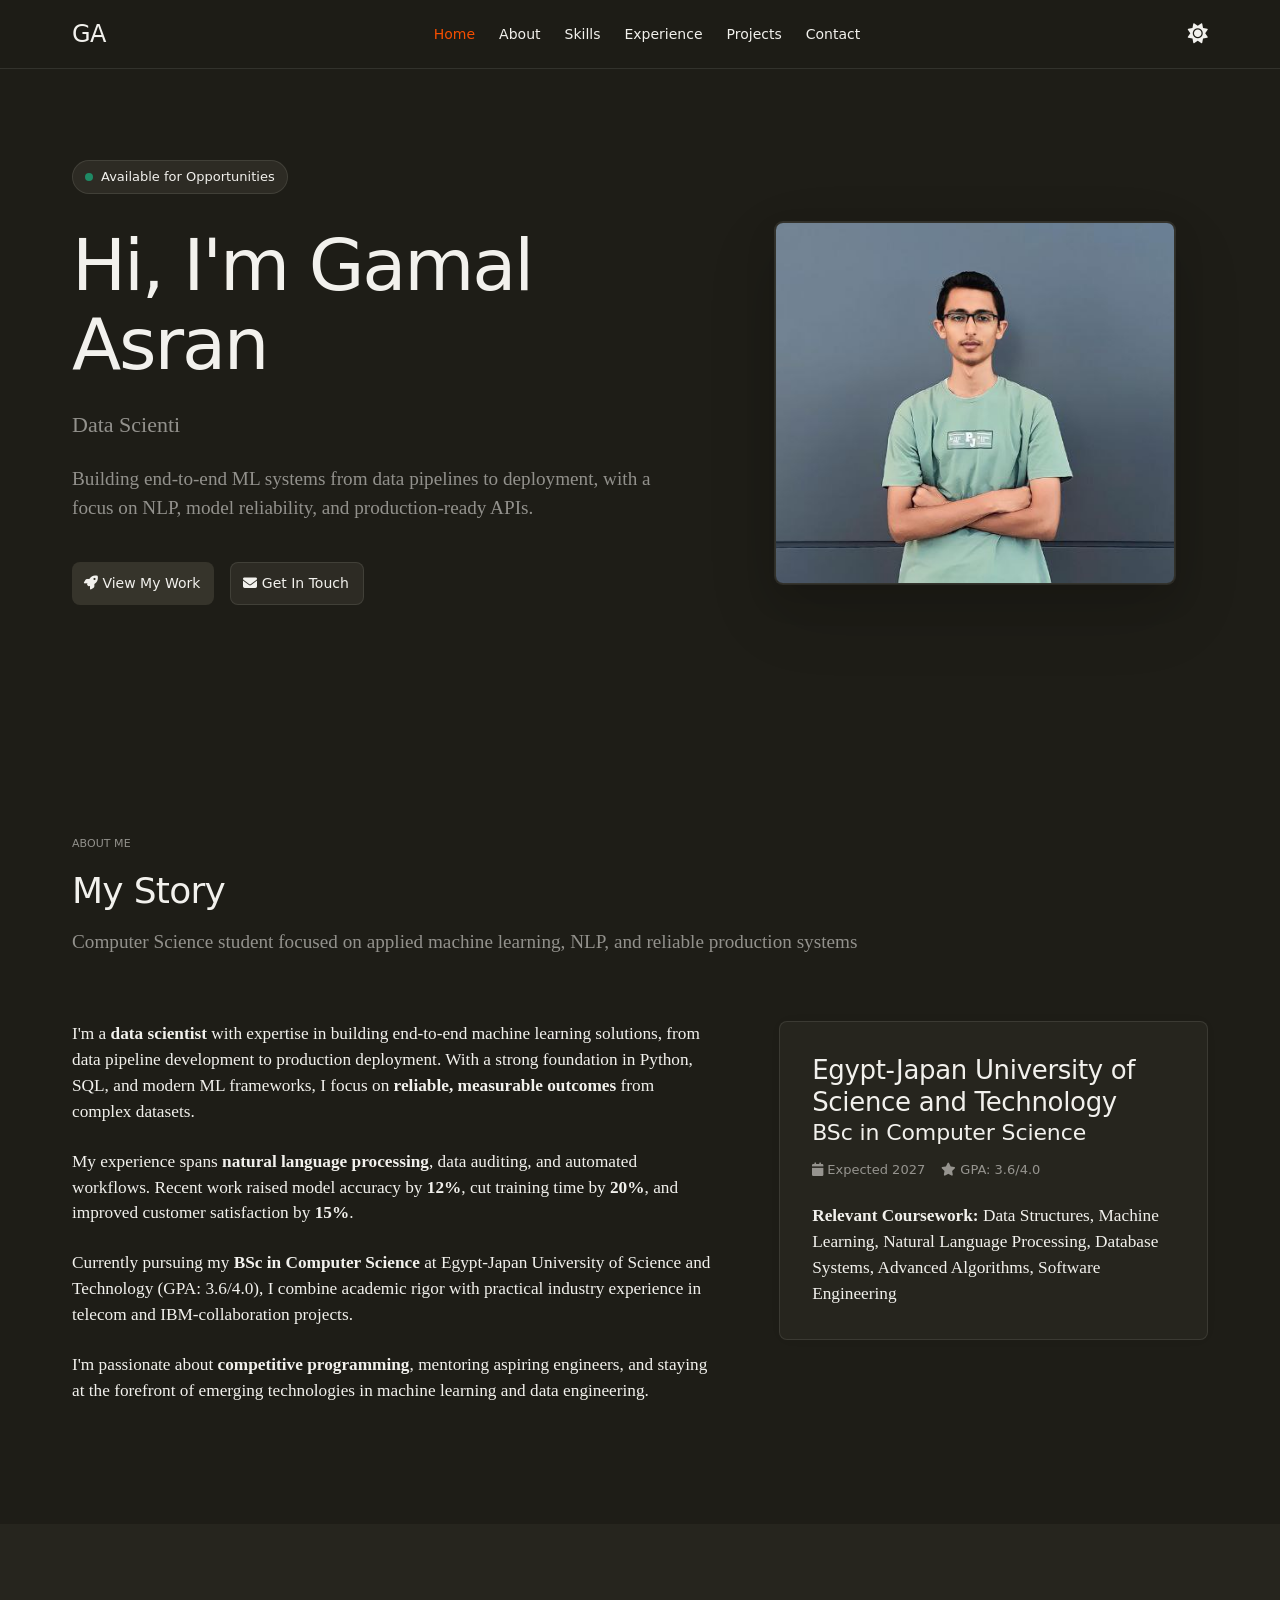
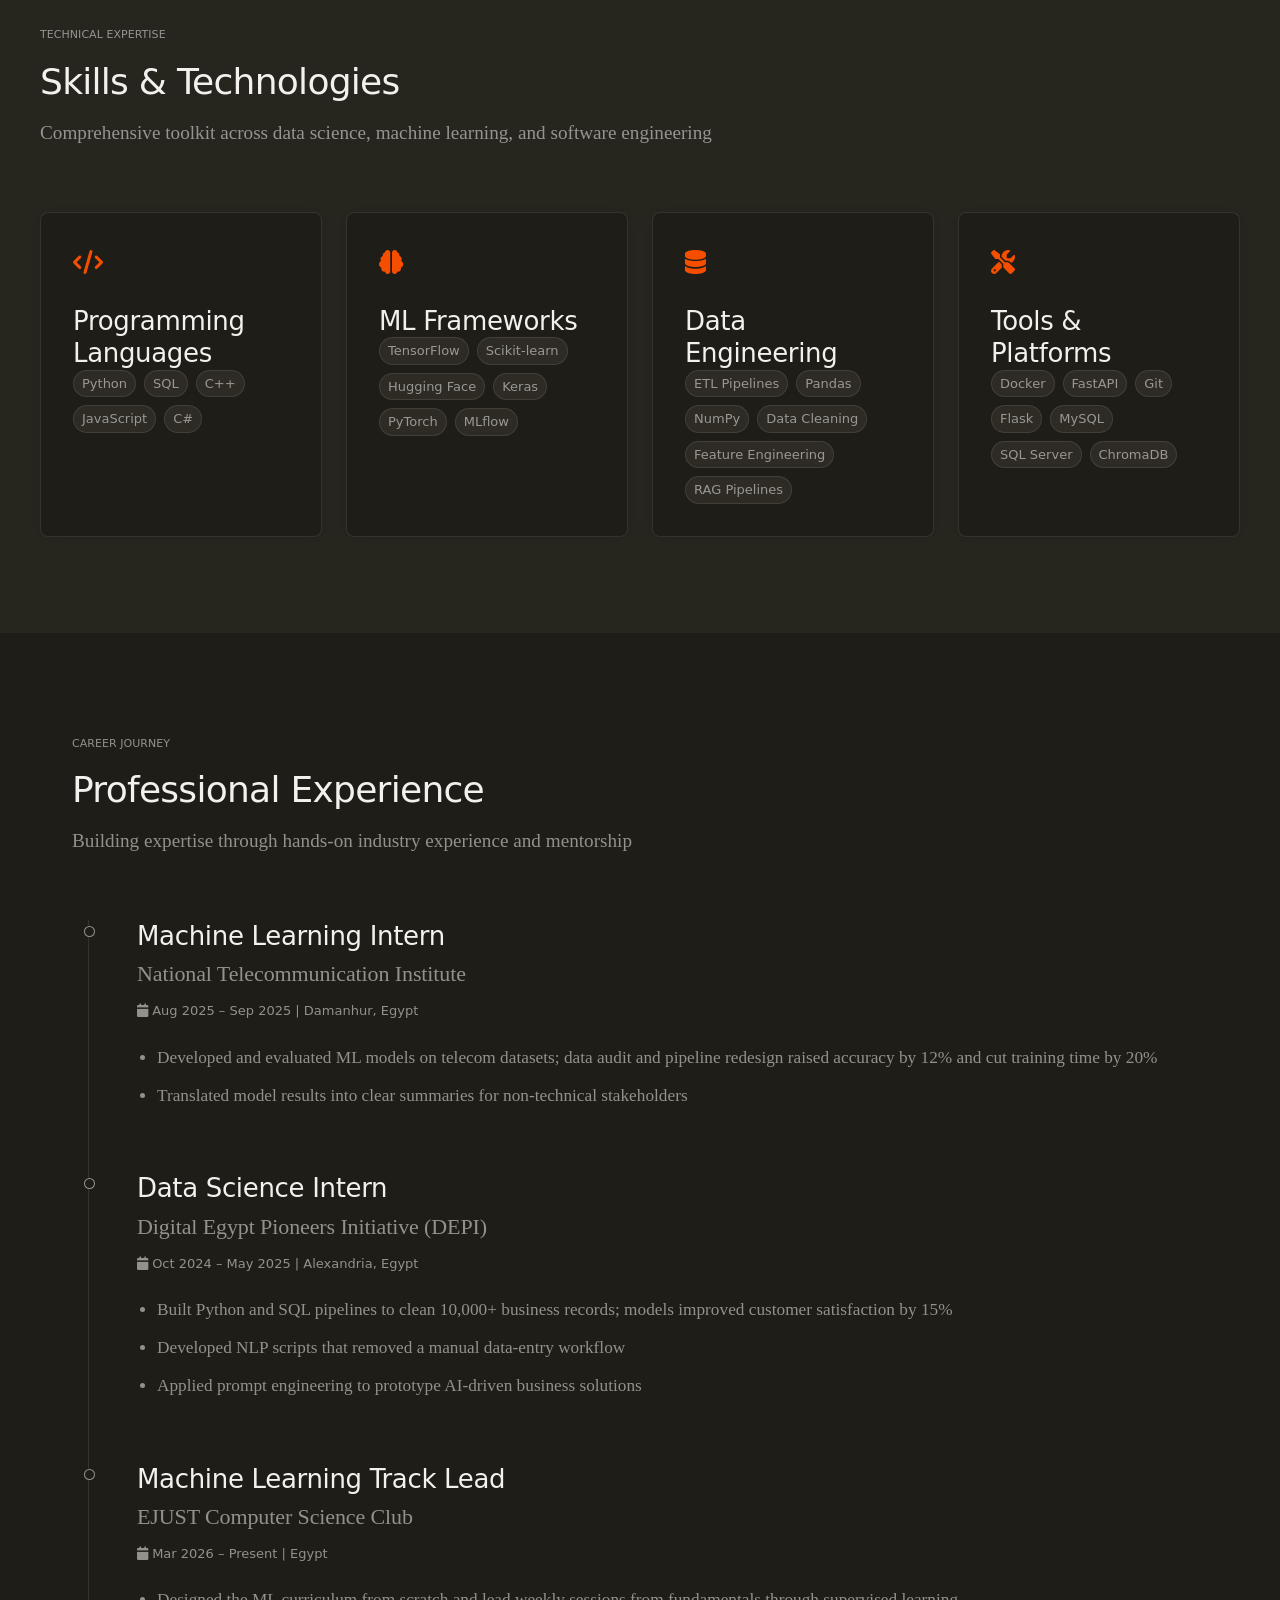
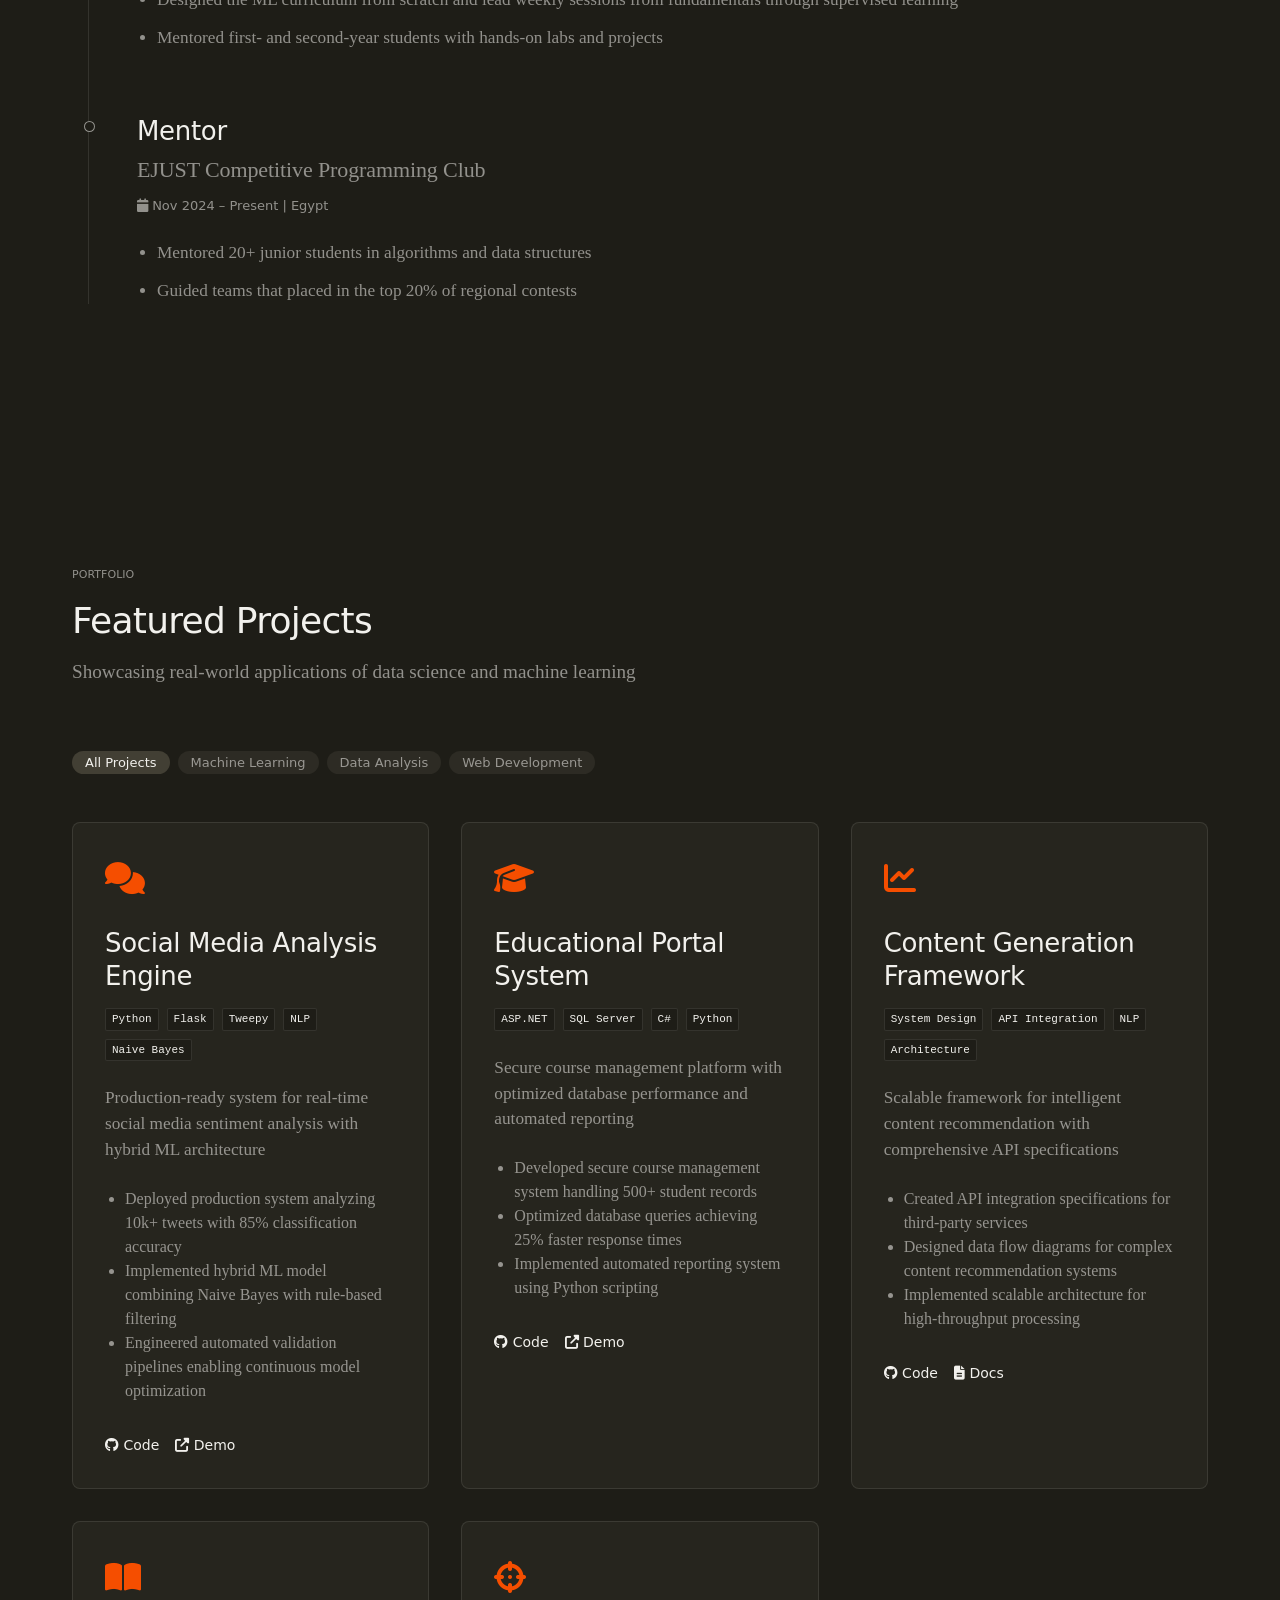
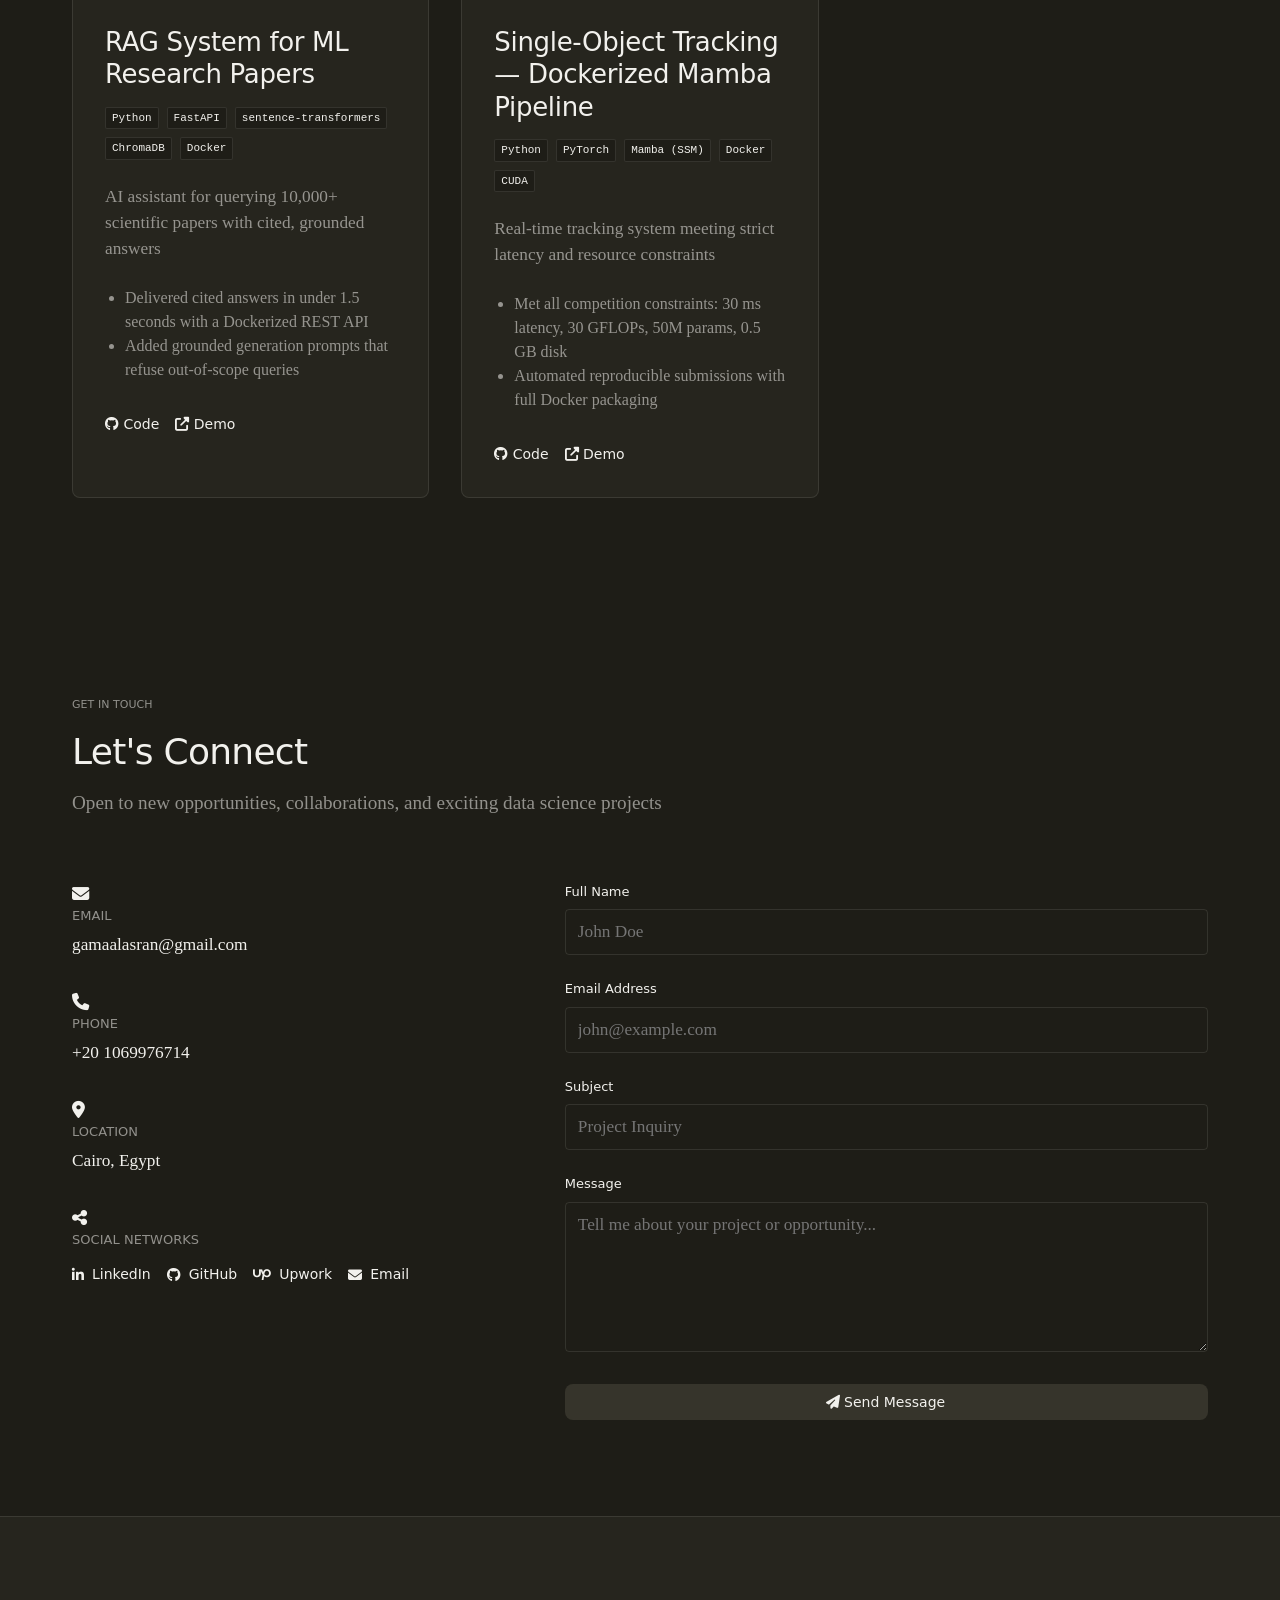
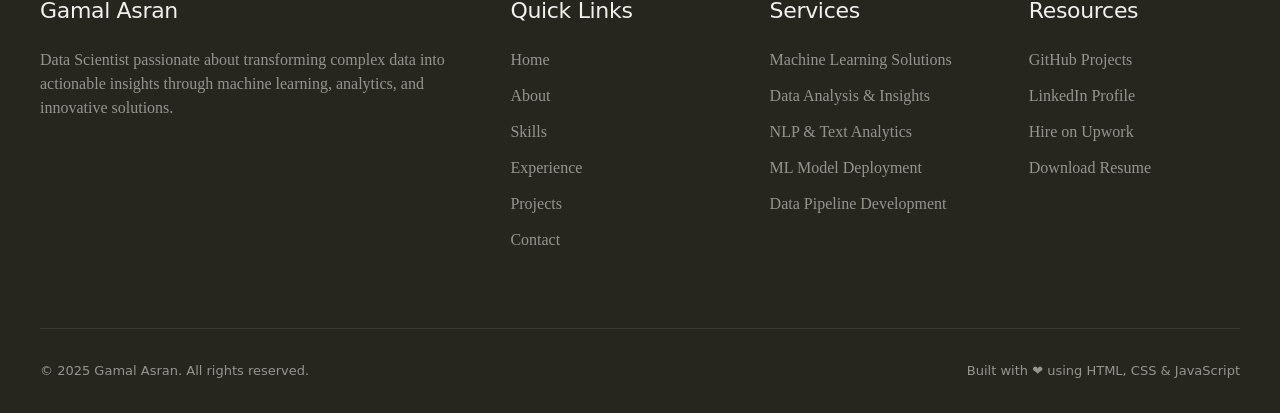
<file: index.html>
<!DOCTYPE html>
<html lang="en" data-theme="dark">
<head>
    <meta charset="UTF-8">
    <meta name="viewport" content="width=device-width, initial-scale=1.0">
    <meta name="description" content="Gamal Asran - Data Scientist specializing in ML, NLP, and end-to-end data pipelines. Building innovative solutions with Python, TensorFlow, and modern data engineering tools.">
    <meta name="keywords" content="Data Science, Machine Learning, Python, SQL, TensorFlow, NLP, Portfolio, Gamal Asran">
    <meta name="author" content="Gamal Asran">
    <title>Gamal Asran | Data Scientist & ML Engineer</title>
    <link rel="stylesheet" href="style.css">

    
    <!-- Font Awesome -->
    <link rel="stylesheet" href="https://cdnjs.cloudflare.com/ajax/libs/font-awesome/6.4.0/css/all.min.css">
    
</head>
<body>
    <!-- Navigation -->
    <nav class="navbar" id="navbar">
        <div class="nav-container">
            <a href="#home" class="logo">GA</a>
            <ul class="nav-links" id="navLinks">
                <li><a href="#home">Home</a></li>
                <li><a href="#about">About</a></li>
                <li><a href="#skills">Skills</a></li>
                <li><a href="#experience">Experience</a></li>
                <li><a href="#projects">Projects</a></li>
                <li><a href="#contact">Contact</a></li>
            </ul>

            <button class="theme-toggle" id="themeToggle" aria-label="Toggle theme" style="background: none; border: none; font-size: 20px; color: var(--text-primary); cursor: pointer; transition: var(--transition);">
                <i class="fas fa-moon"></i>
            </button>

            <button class="mobile-menu-toggle" id="mobileMenuToggle" aria-label="Toggle menu">
                <i class="fas fa-bars"></i>
            </button>
        </div>
    </nav>

    <!-- Hero Section -->
    <section class="hero" id="home">
        <div class="hero-container">
            <div class="hero-content">
                <div class="hero-badge">
                    <span class="status-dot"></span>
                    <span>Available for Opportunities</span>
                </div>
                <h1>Hi, I'm <span class="gradient-text">Gamal Asran</span></h1>
                <p class="subtitle">Data Scientist & ML Engineer</p>
                <p class="description">
                    Building end-to-end ML systems from data pipelines to deployment, with a focus on NLP, model reliability, and production-ready APIs.
                </p>
                <div class="hero-buttons">
                    <a href="#projects" class="btn btn-primary">
                        <span><i class="fas fa-rocket"></i> View My Work</span>
                    </a>
                    <a href="#contact" class="btn btn-secondary">
                        <span><i class="fas fa-envelope"></i> Get In Touch</span>
                    </a>
                </div>

            </div>
            <div class="hero-image">
                <div class="profile-wrapper">
                    <img src="me.png" alt="Gamal Asran Profile" class="profile-img">
                    <div class="floating-elements">
                        <div class="floating-icon" style="color: #0ea5e9;">
                            <i class="fas fa-database"></i>
                        </div>
                        <div class="floating-icon" style="color: #8b5cf6;">
                            <i class="fas fa-brain"></i>
                        </div>
                        <div class="floating-icon" style="color: #10b981;">
                            <i class="fas fa-chart-line"></i>
                        </div>
                    </div>
                </div>
            </div>
        </div>
    </section>

    <!-- About Section -->
    <section id="about">
        <div class="section-header">
            <span class="section-label">About Me</span>
            <h2>My <span class="gradient-text">Story</span></h2>
            <p>Computer Science student focused on applied machine learning, NLP, and reliable production systems</p>
        </div>
        <div class="about-content">
            <div class="about-text">
                <p>
                    I'm a <strong>data scientist</strong> with expertise in building end-to-end machine learning solutions, from data pipeline development to production deployment. With a strong foundation in Python, SQL, and modern ML frameworks, I focus on <strong>reliable, measurable outcomes</strong> from complex datasets.
                </p>
                <p>
                    My experience spans <strong>natural language processing</strong>, data auditing, and automated workflows. Recent work raised model accuracy by <strong>12%</strong>, cut training time by <strong>20%</strong>, and improved customer satisfaction by <strong>15%</strong>.
                </p>
                <p>
                    Currently pursuing my <strong>BSc in Computer Science</strong> at Egypt-Japan University of Science and Technology (GPA: 3.6/4.0), I combine academic rigor with practical industry experience in telecom and IBM-collaboration projects.
                </p>
                <p>
                    I'm passionate about <strong>competitive programming</strong>, mentoring aspiring engineers, and staying at the forefront of emerging technologies in machine learning and data engineering.
                </p>
            </div>
            <div class="education-timeline">
                <div class="education-card">
                    <h3>Egypt-Japan University of Science and Technology</h3>
                    <h4>BSc in Computer Science</h4>
                    <div class="education-meta">
                        <span><i class="fas fa-calendar"></i> Expected 2027</span>
                        <span><i class="fas fa-star"></i> GPA: 3.6/4.0</span>
                    </div>
                    <p>
                        <strong>Relevant Coursework:</strong> Data Structures, Machine Learning, Natural Language Processing, Database Systems, Advanced Algorithms, Software Engineering
                    </p>
                </div>
            </div>
        </div>
    </section>

    <!-- Skills Section -->
    <section id="skills">
        <div class="section-header">
            <span class="section-label">Technical Expertise</span>
            <h2>Skills & <span class="gradient-text">Technologies</span></h2>
            <p>Comprehensive toolkit across data science, machine learning, and software engineering</p>
        </div>
        <div class="skills-grid">
            <div class="skill-category">
                <div class="skill-icon">
                    <i class="fas fa-code"></i>
                </div>
                <h3>Programming Languages</h3>
                <div class="skill-tags">
                    <span class="skill-tag">Python</span>
                    <span class="skill-tag">SQL</span>
                    <span class="skill-tag">C++</span>
                    <span class="skill-tag">JavaScript</span>
                    <span class="skill-tag">C#</span>
                </div>
            </div>
            <div class="skill-category">
                <div class="skill-icon">
                    <i class="fas fa-brain"></i>
                </div>
                <h3>ML Frameworks</h3>
                <div class="skill-tags">
                    <span class="skill-tag">TensorFlow</span>
                    <span class="skill-tag">Scikit-learn</span>
                    <span class="skill-tag">Hugging Face</span>
                    <span class="skill-tag">Keras</span>
                    <span class="skill-tag">PyTorch</span>
                    <span class="skill-tag">MLflow</span>
                </div>
            </div>
            <div class="skill-category">
                <div class="skill-icon">
                    <i class="fas fa-database"></i>
                </div>
                <h3>Data Engineering</h3>
                <div class="skill-tags">
                    <span class="skill-tag">ETL Pipelines</span>
                    <span class="skill-tag">Pandas</span>
                    <span class="skill-tag">NumPy</span>
                    <span class="skill-tag">Data Cleaning</span>
                    <span class="skill-tag">Feature Engineering</span>
                    <span class="skill-tag">RAG Pipelines</span>
                </div>
            </div>
            <div class="skill-category">
                <div class="skill-icon">
                    <i class="fas fa-tools"></i>
                </div>
                <h3>Tools & Platforms</h3>
                <div class="skill-tags">
                    <span class="skill-tag">Docker</span>
                    <span class="skill-tag">FastAPI</span>
                    <span class="skill-tag">Git</span>
                    <span class="skill-tag">Flask</span>
                    <span class="skill-tag">MySQL</span>
                    <span class="skill-tag">SQL Server</span>
                    <span class="skill-tag">ChromaDB</span>
                </div>
            </div>
        </div>
    </section>

    <!-- Experience Section -->
    <section id="experience">
        <div class="section-header">
            <span class="section-label">Career Journey</span>
            <h2>Professional <span class="gradient-text">Experience</span></h2>
            <p>Building expertise through hands-on industry experience and mentorship</p>
        </div>
        <div class="timeline">
            <div class="timeline-item">
                <div class="experience-card">
                    <h3>Machine Learning Intern</h3>
                    <h4>National Telecommunication Institute</h4>
                    <p class="experience-date">
                        <i class="fas fa-calendar"></i>
                        Aug 2025 – Sep 2025 | Damanhur, Egypt
                    </p>
                    <ul>
                        <li>Developed and evaluated ML models on telecom datasets; data audit and pipeline redesign raised accuracy by 12% and cut training time by 20%</li>
                        <li>Translated model results into clear summaries for non-technical stakeholders</li>
                    </ul>
                </div>
            </div>
            <div class="timeline-item">
                <div class="experience-card">
                    <h3>Data Science Intern</h3>
                    <h4>Digital Egypt Pioneers Initiative (DEPI)</h4>
                    <p class="experience-date">
                        <i class="fas fa-calendar"></i>
                        Oct 2024 – May 2025 | Alexandria, Egypt
                    </p>
                    <ul>
                        <li>Built Python and SQL pipelines to clean 10,000+ business records; models improved customer satisfaction by 15%</li>
                        <li>Developed NLP scripts that removed a manual data-entry workflow</li>
                        <li>Applied prompt engineering to prototype AI-driven business solutions</li>
                    </ul>
                </div>
            </div>
            <div class="timeline-item">
                <div class="experience-card">
                    <h3>Machine Learning Track Lead</h3>
                    <h4>EJUST Computer Science Club</h4>
                    <p class="experience-date">
                        <i class="fas fa-calendar"></i>
                        Mar 2026 – Present | Egypt
                    </p>
                    <ul>
                        <li>Designed the ML curriculum from scratch and lead weekly sessions from fundamentals through supervised learning</li>
                        <li>Mentored first- and second-year students with hands-on labs and projects</li>
                    </ul>
                </div>
            </div>
            <div class="timeline-item">
                <div class="experience-card">
                    <h3>Mentor</h3>
                    <h4>EJUST Competitive Programming Club</h4>
                    <p class="experience-date">
                        <i class="fas fa-calendar"></i>
                        Nov 2024 – Present | Egypt
                    </p>
                    <ul>
                        <li>Mentored 20+ junior students in algorithms and data structures</li>
                        <li>Guided teams that placed in the top 20% of regional contests</li>
                    </ul>
                </div>
            </div>
        </div>
    </section>

    <!-- Projects Section -->
    <section id="projects">
        <div class="section-header">
            <span class="section-label">Portfolio</span>
            <h2>Featured <span class="gradient-text">Projects</span></h2>
            <p>Showcasing real-world applications of data science and machine learning</p>
        </div>
        <div class="project-filters">
            <button class="filter-btn active" data-filter="all">All Projects</button>
            <button class="filter-btn" data-filter="ml">Machine Learning</button>
            <button class="filter-btn" data-filter="data">Data Analysis</button>
            <button class="filter-btn" data-filter="web">Web Development</button>
        </div>
        <div class="projects-grid">
            <!-- Project 1 -->
            <div class="project-card" data-category="ml">
                <div class="project-image">
                    <i class="fas fa-comments"></i>
                </div>
                <div class="project-content">
                    <h3>Social Media Analysis Engine</h3>
                    <div class="project-tech">
                        <span class="tech-badge">Python</span>
                        <span class="tech-badge">Flask</span>
                        <span class="tech-badge">Tweepy</span>
                        <span class="tech-badge">NLP</span>
                        <span class="tech-badge">Naive Bayes</span>
                    </div>
                    <p>Production-ready system for real-time social media sentiment analysis with hybrid ML architecture</p>
                    <ul>
                        <li>Deployed production system analyzing 10k+ tweets with 85% classification accuracy</li>
                        <li>Implemented hybrid ML model combining Naive Bayes with rule-based filtering</li>
                        <li>Engineered automated validation pipelines enabling continuous model optimization</li>
                    </ul>
                    <div class="project-links">
                        <a href="https://github.com/GamalAsraan" class="project-link github" target="_blank">
                            <i class="fab fa-github"></i> Code
                        </a>
                        <a href="#" class="project-link demo">
                            <i class="fas fa-external-link-alt"></i> Demo
                        </a>
                    </div>
                </div>
            </div>

            <!-- Project 2 -->
            <div class="project-card" data-category="web">
                <div class="project-image">
                    <i class="fas fa-graduation-cap"></i>
                </div>
                <div class="project-content">
                    <h3>Educational Portal System</h3>
                    <div class="project-tech">
                        <span class="tech-badge">ASP.NET</span>
                        <span class="tech-badge">SQL Server</span>
                        <span class="tech-badge">C#</span>
                        <span class="tech-badge">Python</span>
                    </div>
                    <p>Secure course management platform with optimized database performance and automated reporting</p>
                    <ul>
                        <li>Developed secure course management system handling 500+ student records</li>
                        <li>Optimized database queries achieving 25% faster response times</li>
                        <li>Implemented automated reporting system using Python scripting</li>
                    </ul>
                    <div class="project-links">
                        <a href="https://github.com/GamalAsraan" class="project-link github" target="_blank">
                            <i class="fab fa-github"></i> Code
                        </a>
                        <a href="#" class="project-link demo">
                            <i class="fas fa-external-link-alt"></i> Demo
                        </a>
                    </div>
                </div>
            </div>

            <!-- Project 3 -->
            <div class="project-card" data-category="ml data">
                <div class="project-image">
                    <i class="fas fa-chart-line"></i>
                </div>
                <div class="project-content">
                    <h3>Content Generation Framework</h3>
                    <div class="project-tech">
                        <span class="tech-badge">System Design</span>
                        <span class="tech-badge">API Integration</span>
                        <span class="tech-badge">NLP</span>
                        <span class="tech-badge">Architecture</span>
                    </div>
                    <p>Scalable framework for intelligent content recommendation with comprehensive API specifications</p>
                    <ul>
                        <li>Created API integration specifications for third-party services</li>
                        <li>Designed data flow diagrams for complex content recommendation systems</li>
                        <li>Implemented scalable architecture for high-throughput processing</li>
                    </ul>
                    <div class="project-links">
                        <a href="https://github.com/GamalAsraan" class="project-link github" target="_blank">
                            <i class="fab fa-github"></i> Code
                        </a>
                        <a href="#" class="project-link demo">
                            <i class="fas fa-file-alt"></i> Docs
                        </a>
                    </div>
                </div>
            </div>

            <!-- Project 4 -->
            <div class="project-card" data-category="ml data">
                <div class="project-image">
                    <i class="fas fa-book-open"></i>
                </div>
                <div class="project-content">
                    <h3>RAG System for ML Research Papers</h3>
                    <div class="project-tech">
                        <span class="tech-badge">Python</span>
                        <span class="tech-badge">FastAPI</span>
                        <span class="tech-badge">sentence-transformers</span>
                        <span class="tech-badge">ChromaDB</span>
                        <span class="tech-badge">Docker</span>
                    </div>
                    <p>AI assistant for querying 10,000+ scientific papers with cited, grounded answers</p>
                    <ul>
                        <li>Delivered cited answers in under 1.5 seconds with a Dockerized REST API</li>
                        <li>Added grounded generation prompts that refuse out-of-scope queries</li>
                    </ul>
                    <div class="project-links">
                        <a href="https://github.com/GamalAsraan" class="project-link github" target="_blank">
                            <i class="fab fa-github"></i> Code
                        </a>
                        <a href="#" class="project-link demo">
                            <i class="fas fa-external-link-alt"></i> Demo
                        </a>
                    </div>
                </div>
            </div>

            <!-- Project 5 -->
            <div class="project-card" data-category="ml data">
                <div class="project-image">
                    <i class="fas fa-crosshairs"></i>
                </div>
                <div class="project-content">
                    <h3>Single-Object Tracking — Dockerized Mamba Pipeline</h3>
                    <div class="project-tech">
                        <span class="tech-badge">Python</span>
                        <span class="tech-badge">PyTorch</span>
                        <span class="tech-badge">Mamba (SSM)</span>
                        <span class="tech-badge">Docker</span>
                        <span class="tech-badge">CUDA</span>
                    </div>
                    <p>Real-time tracking system meeting strict latency and resource constraints</p>
                    <ul>
                        <li>Met all competition constraints: 30 ms latency, 30 GFLOPs, 50M params, 0.5 GB disk</li>
                        <li>Automated reproducible submissions with full Docker packaging</li>
                    </ul>
                    <div class="project-links">
                        <a href="https://github.com/GamalAsraan" class="project-link github" target="_blank">
                            <i class="fab fa-github"></i> Code
                        </a>
                        <a href="#" class="project-link demo">
                            <i class="fas fa-external-link-alt"></i> Demo
                        </a>
                    </div>
                </div>
            </div>
        </div>
    </section>

    <!-- Contact Section -->
    <section id="contact">
        <div class="section-header">
            <span class="section-label">Get In Touch</span>
            <h2>Let's <span class="gradient-text">Connect</span></h2>
            <p>Open to new opportunities, collaborations, and exciting data science projects</p>
        </div>
        <div class="contact-container">
            <div class="contact-info-wrapper">
                <div class="contact-item">
                    <div class="contact-icon">
                        <i class="fas fa-envelope"></i>
                    </div>
                    <div class="contact-details">
                        <h3>Email</h3>
                        <p><a href="mailto:gamaalasran@gmail.com">gamaalasran@gmail.com</a></p>
                    </div>
                </div>
                <div class="contact-item">
                    <div class="contact-icon">
                        <i class="fas fa-phone"></i>
                    </div>
                    <div class="contact-details">
                        <h3>Phone</h3>
                        <p><a href="tel:+201069976714">+20 1069976714</a></p>
                    </div>
                </div>
                <div class="contact-item">
                    <div class="contact-icon">
                        <i class="fas fa-map-marker-alt"></i>
                    </div>
                    <div class="contact-details">
                        <h3>Location</h3>
                        <p>Cairo, Egypt</p>
                    </div>
                </div>
                <div class="contact-item">
                    <div class="contact-icon">
                        <i class="fas fa-share-alt"></i>
                    </div>
                    <div class="contact-details">
                        <h3>Social Networks</h3>
                        <div class="social-links-grid">
                            <a href="https://linkedin.com/in/gamal-asran" class="social-link" target="_blank">
                                <i class="fab fa-linkedin-in"></i>
                                <span>LinkedIn</span>
                            </a>
                            <a href="https://github.com/GamalAsraan" class="social-link" target="_blank">
                                <i class="fab fa-github"></i>
                                <span>GitHub</span>
                            </a>
                            <a href="https://www.upwork.com/freelancers/~01e0e2a4d2b234f352" class="social-link" target="_blank">
                                <i class="fab fa-upwork"></i>
                                <span>Upwork</span>
                            </a>
                            <a href="mailto:gamaalasran@gmail.com" class="social-link">
                                <i class="fas fa-envelope"></i>
                                <span>Email</span>
                            </a>
                        </div>
                    </div>
                </div>
            </div>
            <form class="contact-form" action="https://formspree.io/f/YOUR_FORM_ID" method="POST">
                <div class="form-group">
                    <label for="name">Full Name</label>
                    <input type="text" id="name" name="name" required placeholder="John Doe">
                </div>
                <div class="form-group">
                    <label for="email">Email Address</label>
                    <input type="email" id="email" name="email" required placeholder="john@example.com">
                </div>
                <div class="form-group">
                    <label for="subject">Subject</label>
                    <input type="text" id="subject" name="subject" required placeholder="Project Inquiry">
                </div>
                <div class="form-group">
                    <label for="message">Message</label>
                    <textarea id="message" name="message" required placeholder="Tell me about your project or opportunity..."></textarea>
                </div>
                <button type="submit" class="btn btn-primary form-submit">
                    <span><i class="fas fa-paper-plane"></i> Send Message</span>
                </button>
            </form>
        </div>
    </section>

    <!-- Footer -->
    <footer>
        <div class="footer-content">
            <div class="footer-section">
                <h3>Gamal Asran</h3>
                <p>Data Scientist passionate about transforming complex data into actionable insights through machine learning, analytics, and innovative solutions.</p>
            </div>
            <div class="footer-section">
                <h3>Quick Links</h3>
                <a href="#home">Home</a>
                <a href="#about">About</a>
                <a href="#skills">Skills</a>
                <a href="#experience">Experience</a>
                <a href="#projects">Projects</a>
                <a href="#contact">Contact</a>
            </div>
            <div class="footer-section">
                <h3>Services</h3>
                <a href="#">Machine Learning Solutions</a>
                <a href="#">Data Analysis & Insights</a>
                <a href="#">NLP & Text Analytics</a>
                <a href="#">ML Model Deployment</a>
                <a href="#">Data Pipeline Development</a>
            </div>
            <div class="footer-section">
                <h3>Resources</h3>
                <a href="https://github.com/GamalAsraan" target="_blank">GitHub Projects</a>
                <a href="https://linkedin.com/in/gamal-asran" target="_blank">LinkedIn Profile</a>
                <a href="https://www.upwork.com/freelancers/~01e0e2a4d2b234f352" target="_blank">Hire on Upwork</a>
                <a href="#contact">Download Resume</a>
            </div>
        </div>
        <div class="footer-bottom">
            <p>&copy; 2025 Gamal Asran. All rights reserved.</p>
            <p>Built with ❤️ using HTML, CSS & JavaScript</p>
        </div>
    </footer>

    <!-- Back to Top Button -->
    <a href="#home" class="back-to-top" id="backToTop" aria-label="Back to top">
        <i class="fas fa-arrow-up"></i>
    </a>

   <script src="script.js"></script>
</body>
</html>
</file>
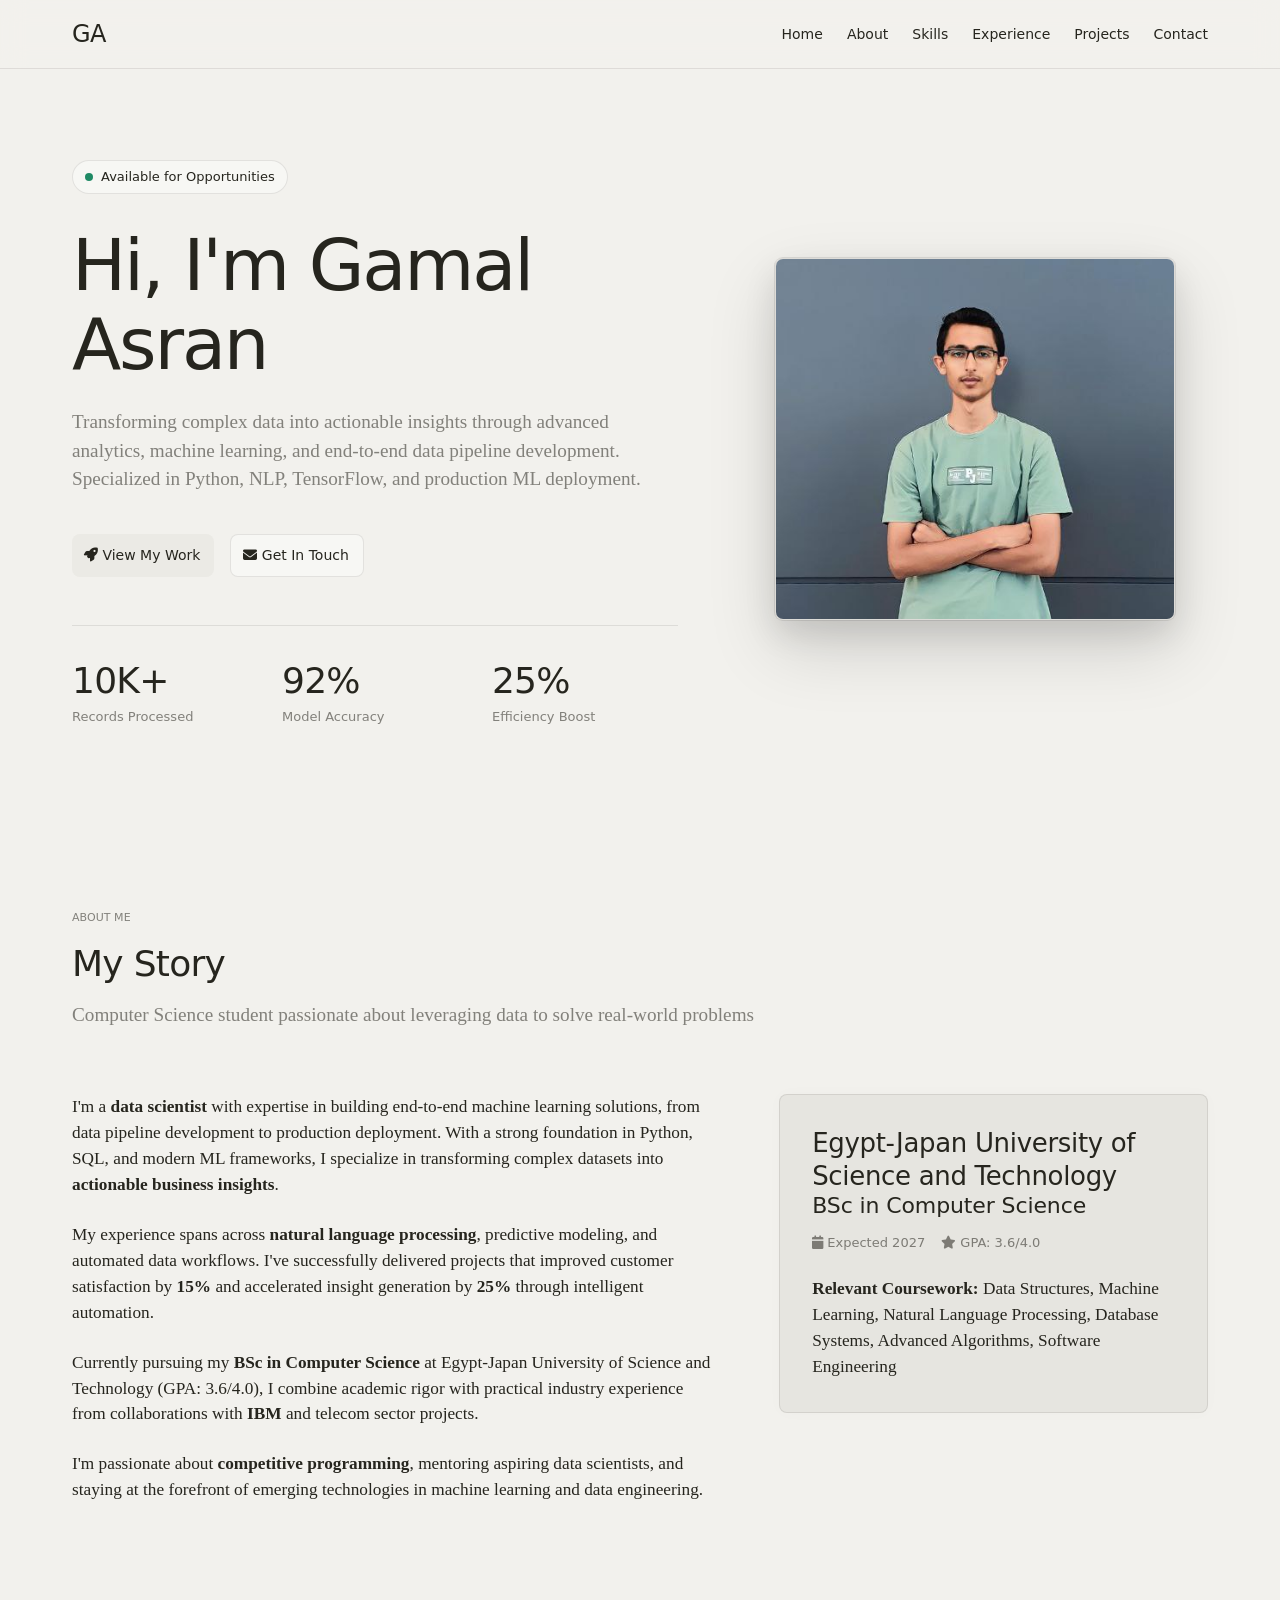
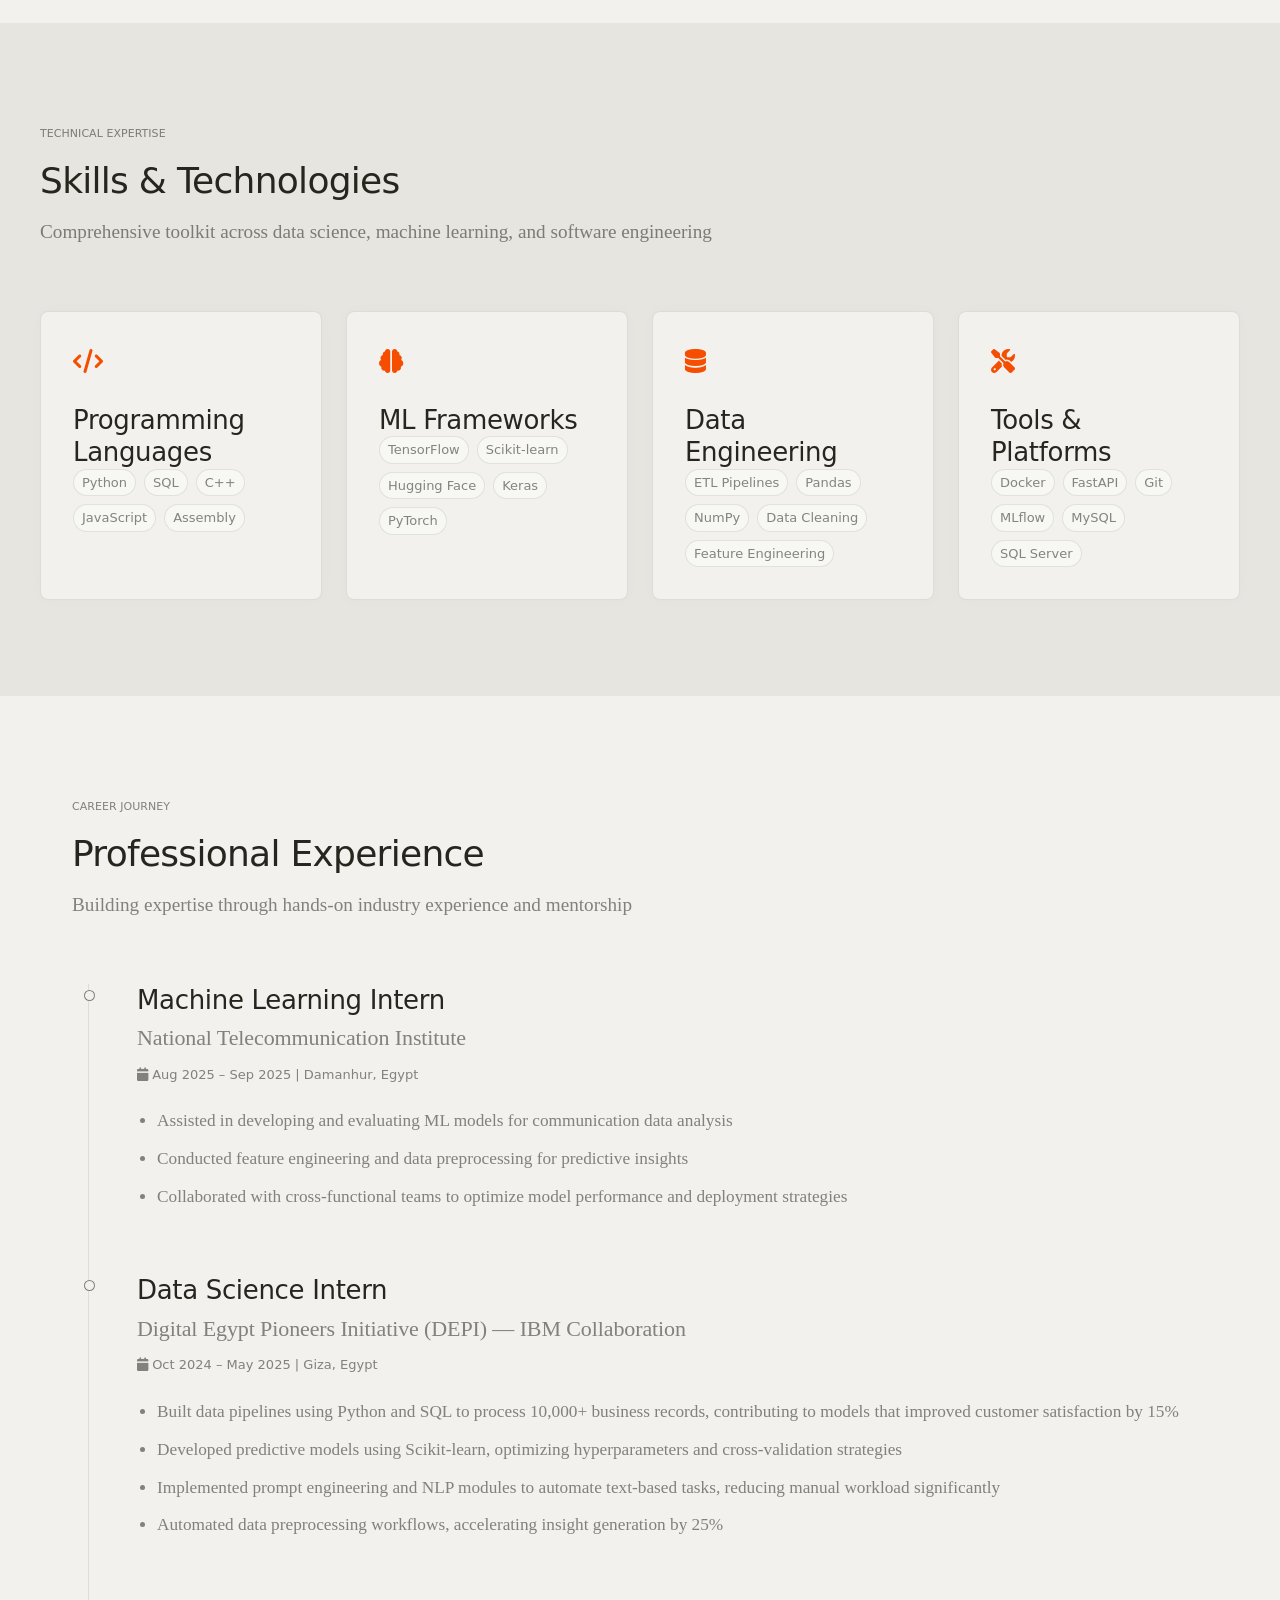
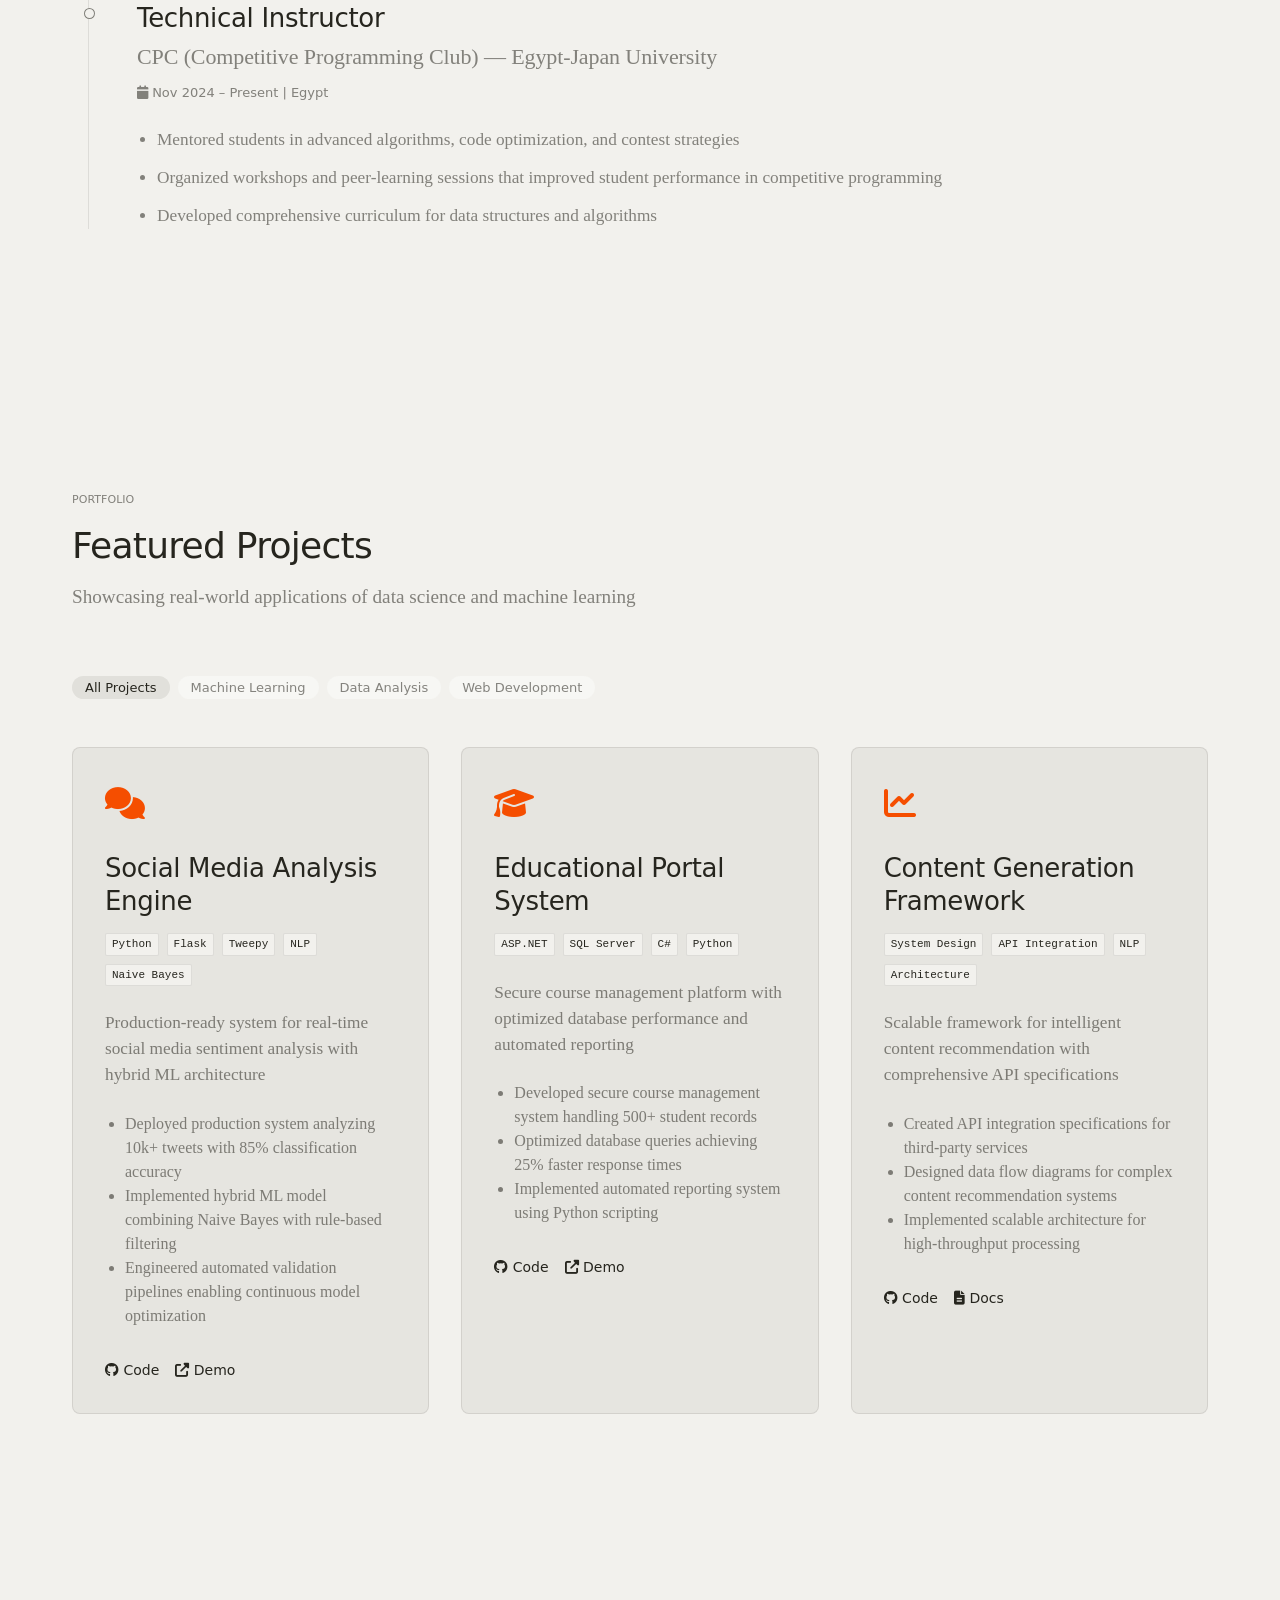
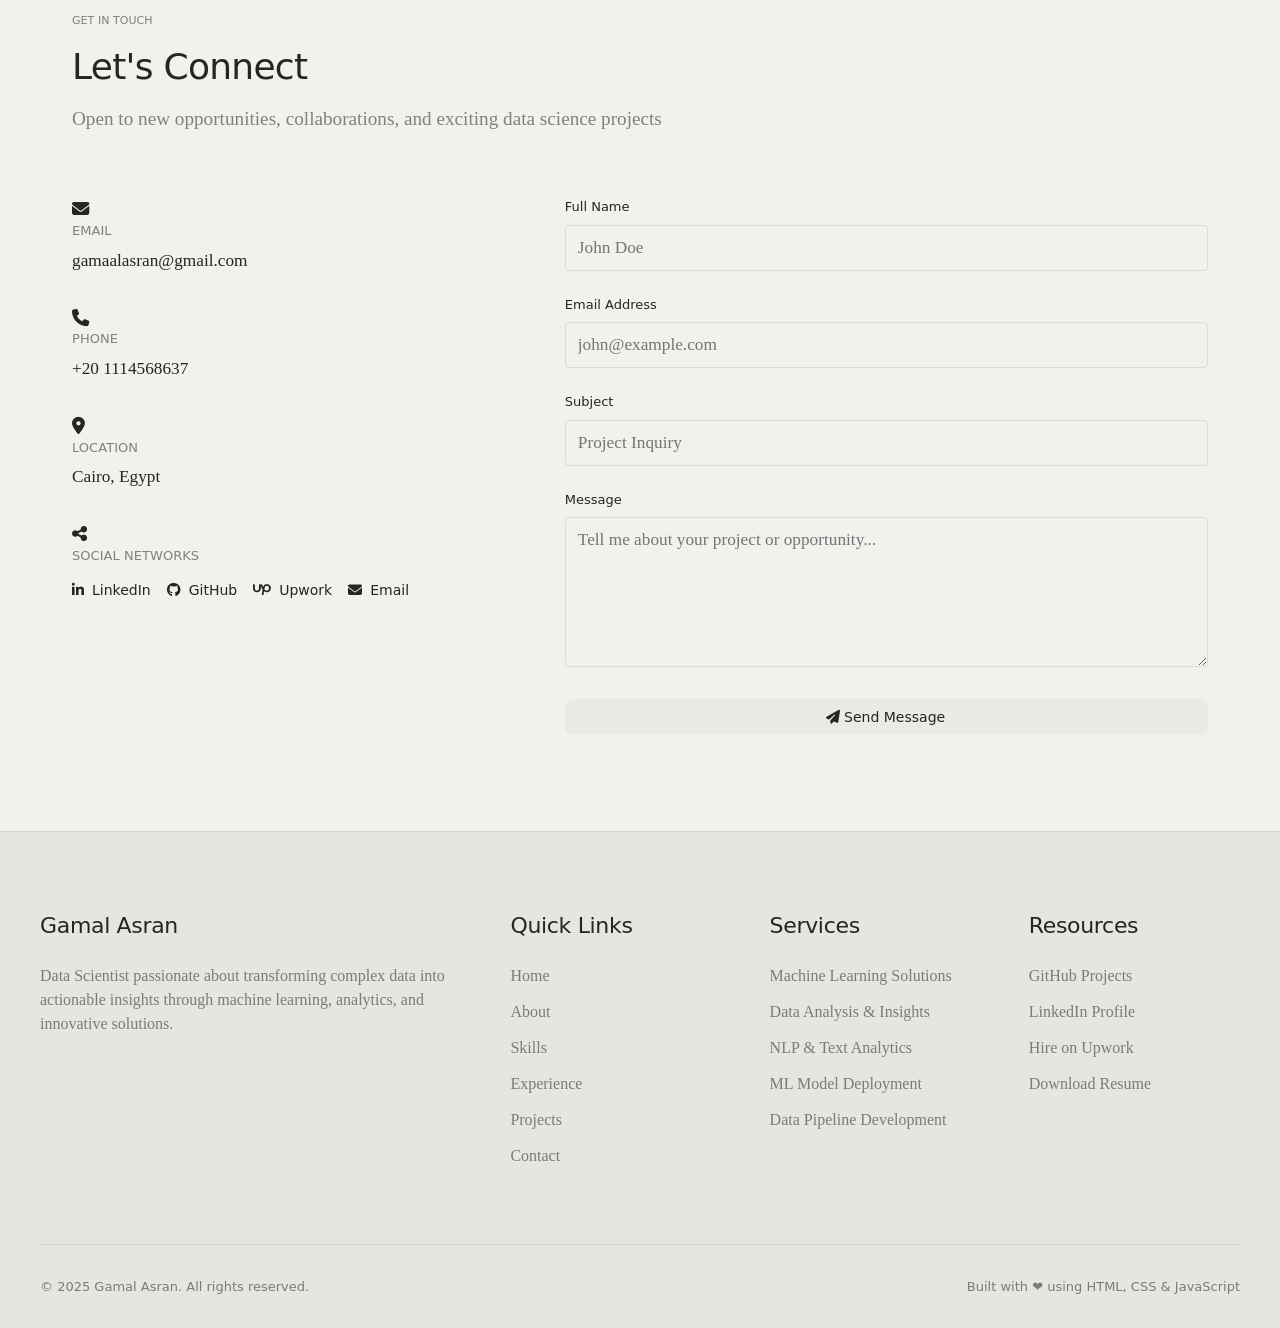
<file: portfolio.html>
<!DOCTYPE html>
<html lang="en">
<head>
    <meta charset="UTF-8">
    <meta name="viewport" content="width=device-width, initial-scale=1.0">
    <meta name="description" content="Gamal Asran - Data Scientist specializing in ML, NLP, and end-to-end data pipelines. Building innovative solutions with Python, TensorFlow, and modern data engineering tools.">
    <meta name="keywords" content="Data Science, Machine Learning, Python, SQL, TensorFlow, NLP, Portfolio, Gamal Asran">
    <meta name="author" content="Gamal Asran">
    <title>Gamal Asran | Data Scientist & ML Engineer</title>
    <link rel="stylesheet" href="style.css">
    <!-- Fonts -->
    <link rel="preconnect" href="https://fonts.googleapis.com">
    <link rel="preconnect" href="https://fonts.gstatic.com" crossorigin>
    <link href="https://fonts.googleapis.com/css2?family=IBM+Plex+Mono:wght@400;500&family=Lora:wght@400;500;600&family=Space+Grotesk:wght@400;500;600;700&display=swap" rel="stylesheet">
    
    <!-- Font Awesome -->
    <link rel="stylesheet" href="https://cdnjs.cloudflare.com/ajax/libs/font-awesome/6.4.0/css/all.min.css">
    
</head>
<body>
    <!-- Navigation -->
    <nav class="navbar" id="navbar">
        <div class="nav-container">
            <a href="#home" class="logo">GA</a>
            <ul class="nav-links" id="navLinks">
                <li><a href="#home">Home</a></li>
                <li><a href="#about">About</a></li>
                <li><a href="#skills">Skills</a></li>
                <li><a href="#experience">Experience</a></li>
                <li><a href="#projects">Projects</a></li>
                <li><a href="#contact">Contact</a></li>
            </ul>
            <button class="mobile-menu-toggle" id="mobileMenuToggle" aria-label="Toggle menu">
                <i class="fas fa-bars"></i>
            </button>
        </div>
    </nav>

    <!-- Hero Section -->
    <section class="hero" id="home">
        <div class="hero-container">
            <div class="hero-content">
                <div class="hero-badge">
                    <span class="status-dot"></span>
                    <span>Available for Opportunities</span>
                </div>
                <h1>Hi, I'm <span class="gradient-text">Gamal Asran</span></h1>
                <p class="subtitle"></p>
                <p class="description">
                    Transforming complex data into actionable insights through advanced analytics, machine learning, and end-to-end data pipeline development. Specialized in Python, NLP, TensorFlow, and production ML deployment.
                </p>
                <div class="hero-buttons">
                    <a href="#projects" class="btn btn-primary">
                        <span><i class="fas fa-rocket"></i> View My Work</span>
                    </a>
                    <a href="#contact" class="btn btn-secondary">
                        <span><i class="fas fa-envelope"></i> Get In Touch</span>
                    </a>
                </div>
                <div class="hero-stats">
                    <div class="stat-item">
                        <h3>10K+</h3>
                        <p>Records Processed</p>
                    </div>
                    <div class="stat-item">
                        <h3>92%</h3>
                        <p>Model Accuracy</p>
                    </div>
                    <div class="stat-item">
                        <h3>25%</h3>
                        <p>Efficiency Boost</p>
                    </div>
                </div>
            </div>
            <div class="hero-image">
                <div class="profile-wrapper">
                    <img src="me.png" alt="Gamal Asran Profile" class="profile-img">
                    <div class="floating-elements">
                        <div class="floating-icon floating-icon-1">
                            <i class="fas fa-database"></i>
                        </div>
                        <div class="floating-icon floating-icon-2">
                            <i class="fas fa-brain"></i>
                        </div>
                        <div class="floating-icon floating-icon-3">
                            <i class="fas fa-chart-line"></i>
                        </div>
                    </div>
                </div>
            </div>
        </div>
    </section>

    <!-- About Section -->
    <section id="about">
        <div class="section-header">
            <span class="section-label">About Me</span>
            <h2>My <span class="gradient-text">Story</span></h2>
            <p>Computer Science student passionate about leveraging data to solve real-world problems</p>
        </div>
        <div class="about-content">
            <div class="about-text">
                <p>
                    I'm a <strong>data scientist</strong> with expertise in building end-to-end machine learning solutions, from data pipeline development to production deployment. With a strong foundation in Python, SQL, and modern ML frameworks, I specialize in transforming complex datasets into <strong>actionable business insights</strong>.
                </p>
                <p>
                    My experience spans across <strong>natural language processing</strong>, predictive modeling, and automated data workflows. I've successfully delivered projects that improved customer satisfaction by <strong>15%</strong> and accelerated insight generation by <strong>25%</strong> through intelligent automation.
                </p>
                <p>
                    Currently pursuing my <strong>BSc in Computer Science</strong> at Egypt-Japan University of Science and Technology (GPA: 3.6/4.0), I combine academic rigor with practical industry experience from collaborations with <strong>IBM</strong> and telecom sector projects.
                </p>
                <p>
                    I'm passionate about <strong>competitive programming</strong>, mentoring aspiring data scientists, and staying at the forefront of emerging technologies in machine learning and data engineering.
                </p>
            </div>
            <div class="education-timeline">
                <div class="education-card">
                    <h3>Egypt-Japan University of Science and Technology</h3>
                    <h4>BSc in Computer Science</h4>
                    <div class="education-meta">
                        <span><i class="fas fa-calendar"></i> Expected 2027</span>
                        <span><i class="fas fa-star"></i> GPA: 3.6/4.0</span>
                    </div>
                    <p>
                        <strong>Relevant Coursework:</strong> Data Structures, Machine Learning, Natural Language Processing, Database Systems, Advanced Algorithms, Software Engineering
                    </p>
                </div>
            </div>
        </div>
    </section>

    <!-- Skills Section -->
    <section id="skills">
        <div class="section-header">
            <span class="section-label">Technical Expertise</span>
            <h2>Skills & <span class="gradient-text">Technologies</span></h2>
            <p>Comprehensive toolkit across data science, machine learning, and software engineering</p>
        </div>
        <div class="skills-grid">
            <div class="skill-category">
                <div class="skill-icon">
                    <i class="fas fa-code"></i>
                </div>
                <h3>Programming Languages</h3>
                <div class="skill-tags">
                    <span class="skill-tag">Python</span>
                    <span class="skill-tag">SQL</span>
                    <span class="skill-tag">C++</span>
                    <span class="skill-tag">JavaScript</span>
                    <span class="skill-tag">Assembly</span>
                </div>
            </div>
            <div class="skill-category">
                <div class="skill-icon">
                    <i class="fas fa-brain"></i>
                </div>
                <h3>ML Frameworks</h3>
                <div class="skill-tags">
                    <span class="skill-tag">TensorFlow</span>
                    <span class="skill-tag">Scikit-learn</span>
                    <span class="skill-tag">Hugging Face</span>
                    <span class="skill-tag">Keras</span>
                    <span class="skill-tag">PyTorch</span>
                </div>
            </div>
            <div class="skill-category">
                <div class="skill-icon">
                    <i class="fas fa-database"></i>
                </div>
                <h3>Data Engineering</h3>
                <div class="skill-tags">
                    <span class="skill-tag">ETL Pipelines</span>
                    <span class="skill-tag">Pandas</span>
                    <span class="skill-tag">NumPy</span>
                    <span class="skill-tag">Data Cleaning</span>
                    <span class="skill-tag">Feature Engineering</span>
                </div>
            </div>
            <div class="skill-category">
                <div class="skill-icon">
                    <i class="fas fa-tools"></i>
                </div>
                <h3>Tools & Platforms</h3>
                <div class="skill-tags">
                    <span class="skill-tag">Docker</span>
                    <span class="skill-tag">FastAPI</span>
                    <span class="skill-tag">Git</span>
                    <span class="skill-tag">MLflow</span>
                    <span class="skill-tag">MySQL</span>
                    <span class="skill-tag">SQL Server</span>
                </div>
            </div>
        </div>
    </section>

    <!-- Experience Section -->
    <section id="experience">
        <div class="section-header">
            <span class="section-label">Career Journey</span>
            <h2>Professional <span class="gradient-text">Experience</span></h2>
            <p>Building expertise through hands-on industry experience and mentorship</p>
        </div>
        <div class="timeline">
            <div class="timeline-item">
                <div class="experience-card">
                    <h3>Machine Learning Intern</h3>
                    <h4>National Telecommunication Institute</h4>
                    <p class="experience-date">
                        <i class="fas fa-calendar"></i>
                        Aug 2025 – Sep 2025 | Damanhur, Egypt
                    </p>
                    <ul>
                        <li>Assisted in developing and evaluating ML models for communication data analysis</li>
                        <li>Conducted feature engineering and data preprocessing for predictive insights</li>
                        <li>Collaborated with cross-functional teams to optimize model performance and deployment strategies</li>
                    </ul>
                </div>
            </div>
            <div class="timeline-item">
                <div class="experience-card">
                    <h3>Data Science Intern</h3>
                    <h4>Digital Egypt Pioneers Initiative (DEPI) — IBM Collaboration</h4>
                    <p class="experience-date">
                        <i class="fas fa-calendar"></i>
                        Oct 2024 – May 2025 | Giza, Egypt
                    </p>
                    <ul>
                        <li>Built data pipelines using Python and SQL to process 10,000+ business records, contributing to models that improved customer satisfaction by 15%</li>
                        <li>Developed predictive models using Scikit-learn, optimizing hyperparameters and cross-validation strategies</li>
                        <li>Implemented prompt engineering and NLP modules to automate text-based tasks, reducing manual workload significantly</li>
                        <li>Automated data preprocessing workflows, accelerating insight generation by 25%</li>
                    </ul>
                </div>
            </div>
            <div class="timeline-item">
                <div class="experience-card">
                    <h3>Technical Instructor</h3>
                    <h4>CPC (Competitive Programming Club) — Egypt-Japan University</h4>
                    <p class="experience-date">
                        <i class="fas fa-calendar"></i>
                        Nov 2024 – Present | Egypt
                    </p>
                    <ul>
                        <li>Mentored students in advanced algorithms, code optimization, and contest strategies</li>
                        <li>Organized workshops and peer-learning sessions that improved student performance in competitive programming</li>
                        <li>Developed comprehensive curriculum for data structures and algorithms</li>
                    </ul>
                </div>
            </div>
        </div>
    </section>

    <!-- Projects Section -->
    <section id="projects">
        <div class="section-header">
            <span class="section-label">Portfolio</span>
            <h2>Featured <span class="gradient-text">Projects</span></h2>
            <p>Showcasing real-world applications of data science and machine learning</p>
        </div>
        <div class="project-filters">
            <button class="filter-btn active" data-filter="all">All Projects</button>
            <button class="filter-btn" data-filter="ml">Machine Learning</button>
            <button class="filter-btn" data-filter="data">Data Analysis</button>
            <button class="filter-btn" data-filter="web">Web Development</button>
        </div>
        <div class="projects-grid">
            <!-- Project 1 -->
            <div class="project-card" data-category="ml">
                <div class="project-image">
                    <i class="fas fa-comments"></i>
                </div>
                <div class="project-content">
                    <h3>Social Media Analysis Engine</h3>
                    <div class="project-tech">
                        <span class="tech-badge">Python</span>
                        <span class="tech-badge">Flask</span>
                        <span class="tech-badge">Tweepy</span>
                        <span class="tech-badge">NLP</span>
                        <span class="tech-badge">Naive Bayes</span>
                    </div>
                    <p>Production-ready system for real-time social media sentiment analysis with hybrid ML architecture</p>
                    <ul>
                        <li>Deployed production system analyzing 10k+ tweets with 85% classification accuracy</li>
                        <li>Implemented hybrid ML model combining Naive Bayes with rule-based filtering</li>
                        <li>Engineered automated validation pipelines enabling continuous model optimization</li>
                    </ul>
                    <div class="project-links">
                        <a href="https://github.com/GamalAsraan" class="project-link github" target="_blank">
                            <i class="fab fa-github"></i> Code
                        </a>
                        <a href="#" class="project-link demo">
                            <i class="fas fa-external-link-alt"></i> Demo
                        </a>
                    </div>
                </div>
            </div>

            <!-- Project 2 -->
            <div class="project-card" data-category="web">
                <div class="project-image">
                    <i class="fas fa-graduation-cap"></i>
                </div>
                <div class="project-content">
                    <h3>Educational Portal System</h3>
                    <div class="project-tech">
                        <span class="tech-badge">ASP.NET</span>
                        <span class="tech-badge">SQL Server</span>
                        <span class="tech-badge">C#</span>
                        <span class="tech-badge">Python</span>
                    </div>
                    <p>Secure course management platform with optimized database performance and automated reporting</p>
                    <ul>
                        <li>Developed secure course management system handling 500+ student records</li>
                        <li>Optimized database queries achieving 25% faster response times</li>
                        <li>Implemented automated reporting system using Python scripting</li>
                    </ul>
                    <div class="project-links">
                        <a href="https://github.com/GamalAsraan" class="project-link github" target="_blank">
                            <i class="fab fa-github"></i> Code
                        </a>
                        <a href="#" class="project-link demo">
                            <i class="fas fa-external-link-alt"></i> Demo
                        </a>
                    </div>
                </div>
            </div>

            <!-- Project 3 -->
            <div class="project-card" data-category="ml data">
                <div class="project-image">
                    <i class="fas fa-chart-line"></i>
                </div>
                <div class="project-content">
                    <h3>Content Generation Framework</h3>
                    <div class="project-tech">
                        <span class="tech-badge">System Design</span>
                        <span class="tech-badge">API Integration</span>
                        <span class="tech-badge">NLP</span>
                        <span class="tech-badge">Architecture</span>
                    </div>
                    <p>Scalable framework for intelligent content recommendation with comprehensive API specifications</p>
                    <ul>
                        <li>Created API integration specifications for third-party services</li>
                        <li>Designed data flow diagrams for complex content recommendation systems</li>
                        <li>Implemented scalable architecture for high-throughput processing</li>
                    </ul>
                    <div class="project-links">
                        <a href="https://github.com/GamalAsraan" class="project-link github" target="_blank">
                            <i class="fab fa-github"></i> Code
                        </a>
                        <a href="#" class="project-link demo">
                            <i class="fas fa-file-alt"></i> Docs
                        </a>
                    </div>
                </div>
            </div>
        </div>
    </section>

    <!-- Contact Section -->
    <section id="contact">
        <div class="section-header">
            <span class="section-label">Get In Touch</span>
            <h2>Let's <span class="gradient-text">Connect</span></h2>
            <p>Open to new opportunities, collaborations, and exciting data science projects</p>
        </div>
        <div class="contact-container">
            <div class="contact-info-wrapper">
                <div class="contact-item">
                    <div class="contact-icon">
                        <i class="fas fa-envelope"></i>
                    </div>
                    <div class="contact-details">
                        <h3>Email</h3>
                        <p><a href="mailto:gamaalasran@gmail.com">gamaalasran@gmail.com</a></p>
                    </div>
                </div>
                <div class="contact-item">
                    <div class="contact-icon">
                        <i class="fas fa-phone"></i>
                    </div>
                    <div class="contact-details">
                        <h3>Phone</h3>
                        <p><a href="tel:+201114568637">+20 1114568637</a></p>
                    </div>
                </div>
                <div class="contact-item">
                    <div class="contact-icon">
                        <i class="fas fa-map-marker-alt"></i>
                    </div>
                    <div class="contact-details">
                        <h3>Location</h3>
                        <p>Cairo, Egypt</p>
                    </div>
                </div>
                <div class="contact-item">
                    <div class="contact-icon">
                        <i class="fas fa-share-alt"></i>
                    </div>
                    <div class="contact-details">
                        <h3>Social Networks</h3>
                        <div class="social-links-grid">
                            <a href="https://linkedin.com/in/gamal-asran" class="social-link" target="_blank">
                                <i class="fab fa-linkedin-in"></i>
                                <span>LinkedIn</span>
                            </a>
                            <a href="https://github.com/GamalAsraan" class="social-link" target="_blank">
                                <i class="fab fa-github"></i>
                                <span>GitHub</span>
                            </a>
                            <a href="https://www.upwork.com/freelancers/~01e0e2a4d2b234f352" class="social-link" target="_blank">
                                <i class="fab fa-upwork"></i>
                                <span>Upwork</span>
                            </a>
                            <a href="mailto:gamaalasran@gmail.com" class="social-link">
                                <i class="fas fa-envelope"></i>
                                <span>Email</span>
                            </a>
                        </div>
                    </div>
                </div>
            </div>
            <form class="contact-form" action="https://formspree.io/f/YOUR_FORM_ID" method="POST">
                <div class="form-group">
                    <label for="name">Full Name</label>
                    <input type="text" id="name" name="name" required placeholder="John Doe">
                </div>
                <div class="form-group">
                    <label for="email">Email Address</label>
                    <input type="email" id="email" name="email" required placeholder="john@example.com">
                </div>
                <div class="form-group">
                    <label for="subject">Subject</label>
                    <input type="text" id="subject" name="subject" required placeholder="Project Inquiry">
                </div>
                <div class="form-group">
                    <label for="message">Message</label>
                    <textarea id="message" name="message" required placeholder="Tell me about your project or opportunity..."></textarea>
                </div>
                <button type="submit" class="btn btn-primary form-submit">
                    <span><i class="fas fa-paper-plane"></i> Send Message</span>
                </button>
            </form>
        </div>
    </section>

    <!-- Footer -->
    <footer>
        <div class="footer-content">
            <div class="footer-section">
                <h3>Gamal Asran</h3>
                <p>Data Scientist passionate about transforming complex data into actionable insights through machine learning, analytics, and innovative solutions.</p>
            </div>
            <div class="footer-section">
                <h3>Quick Links</h3>
                <a href="#home">Home</a>
                <a href="#about">About</a>
                <a href="#skills">Skills</a>
                <a href="#experience">Experience</a>
                <a href="#projects">Projects</a>
                <a href="#contact">Contact</a>
            </div>
            <div class="footer-section">
                <h3>Services</h3>
                <a href="#">Machine Learning Solutions</a>
                <a href="#">Data Analysis & Insights</a>
                <a href="#">NLP & Text Analytics</a>
                <a href="#">ML Model Deployment</a>
                <a href="#">Data Pipeline Development</a>
            </div>
            <div class="footer-section">
                <h3>Resources</h3>
                <a href="https://github.com/GamalAsraan" target="_blank">GitHub Projects</a>
                <a href="https://linkedin.com/in/gamal-asran" target="_blank">LinkedIn Profile</a>
                <a href="https://www.upwork.com/freelancers/~01e0e2a4d2b234f352" target="_blank">Hire on Upwork</a>
                <a href="#contact">Download Resume</a>
            </div>
        </div>
        <div class="footer-bottom">
            <p>&copy; 2025 Gamal Asran. All rights reserved.</p>
            <p>Built with ❤️ using HTML, CSS & JavaScript</p>
        </div>
    </footer>

    <!-- Back to Top Button -->
    <a href="#home" class="back-to-top" id="backToTop" aria-label="Back to top">
        <i class="fas fa-arrow-up"></i>
    </a>

   <script src="script.js"></script>
</body>
</html>
</file>
<file: style.css>
/* ==================== Design System (Cursor-Inspired) ==================== */
:root {
    /* Colors */
    --cursor-dark: #26251e;
    --cursor-cream: #f2f1ed;
    --cursor-light: #e6e5e0;
    --cursor-surface-100: #f7f7f4;
    --cursor-surface-300: #ebeae5;
    --cursor-surface-500: #e1e0db;
    --accent: #f54e00;
    --error: #cf2d56;
    --success: #1f8a65;
    
    /* Text */
    --text-primary: var(--cursor-dark);
    --text-secondary: rgba(38, 37, 30, 0.55);
    
    /* Borders */
    --border-primary: rgba(38, 37, 30, 0.1);
    --border-medium: rgba(38, 37, 30, 0.2);
    
    /* Shadows */
    --shadow-card: rgba(0,0,0,0.14) 0px 28px 70px, rgba(0,0,0,0.1) 0px 14px 32px, var(--border-primary) 0px 0px 0px 1px;
    --shadow-ambient: rgba(0,0,0,0.02) 0px 0px 16px, rgba(0,0,0,0.008) 0px 0px 8px;
    --shadow-focus: rgba(0,0,0,0.1) 0px 4px 12px;
    
    /* Typography */
    --font-display: "CursorGothic Fallback", system-ui, "Helvetica Neue", Helvetica, Arial, sans-serif;
    --font-body: "jjannon", "Iowan Old Style", "Palatino Linotype", "URW Palladio L", P052, ui-serif, Georgia, Cambria, "Times New Roman", Times, serif;
    --font-mono: "berkeleyMono", ui-monospace, SFMono-Regular, Menlo, Monaco, Consolas, "Liberation Mono", "Courier New", monospace;
    --font-system: system-ui, -apple-system, "Segoe UI", "Helvetica Neue", Arial, sans-serif;
    
    --transition: all 0.15s ease;
}

[data-theme="dark"] {
    --cursor-dark: #f2f1ed;
    --cursor-cream: #1e1d17;
    --cursor-light: #26251e;
    --cursor-surface-100: #2d2b24;
    --cursor-surface-300: #36342b;
    --cursor-surface-500: #423f34;
    
    --text-primary: var(--cursor-dark);
    --text-secondary: rgba(242, 241, 237, 0.55);
    
    --border-primary: rgba(242, 241, 237, 0.1);
    --border-medium: rgba(242, 241, 237, 0.2);
}

* {
    margin: 0;
    padding: 0;
    box-sizing: border-box;
}

html {
    scroll-behavior: smooth;
}

body {
    font-family: var(--font-body);
    background-color: var(--cursor-cream);
    color: var(--text-primary);
    line-height: 1.5;
    font-size: 17.28px;
    overflow-x: hidden;
}

::selection {
    background: var(--cursor-surface-500);
    color: var(--text-primary);
}

h1, h2, h3, h4, h5, h6 {
    font-family: var(--font-display);
    font-weight: 400;
    color: var(--text-primary);
}

/* Typography Hierarchy */
h1 {
    font-size: clamp(3rem, 7vw, 72px);
    line-height: 1.1;
    letter-spacing: -2.16px;
}

h2 {
    font-size: 36px;
    line-height: 1.2;
    letter-spacing: -0.72px;
}

h3 {
    font-size: 26px;
    line-height: 1.25;
    letter-spacing: -0.325px;
}

h4 {
    font-size: 22px;
    line-height: 1.3;
    letter-spacing: -0.11px;
}

/* Utilities */
.gradient-text {
    color: var(--text-primary); /* No gradients in this design */
}

a {
    color: var(--text-primary);
    text-decoration: none;
    transition: var(--transition);
}

a:hover {
    color: var(--accent);
}

/* Navigation */
.navbar {
    position: fixed;
    top: 0;
    width: 100%;
    background: color-mix(in srgb, var(--cursor-cream) 85%, transparent);
    backdrop-filter: blur(12px);
    z-index: 1000;
    padding: 16px 0;
    border-bottom: 1px solid var(--border-primary);
    transition: var(--transition);
}

.nav-container {
    max-width: 1200px;
    margin: 0 auto;
    padding: 0 32px;
    display: flex;
    justify-content: space-between;
    align-items: center;
}

.logo {
    font-family: var(--font-display);
    font-size: 24px;
    font-weight: 500;
    letter-spacing: -0.5px;
}

.nav-links {
    display: flex;
    gap: 24px;
    list-style: none;
}

.nav-links a {
    font-family: var(--font-system);
    font-weight: 500;
    font-size: 14px;
    color: var(--text-primary);
}

.nav-links a:hover, .nav-links a.active {
    color: var(--accent);
}

.mobile-menu-toggle {
    display: none;
    background: none;
    border: none;
    font-size: 24px;
    color: var(--text-primary);
    cursor: pointer;
}

/* Hero Section */
.hero {
    padding: 160px 32px 80px;
    max-width: 1200px;
    margin: 0 auto;
}

.hero-container {
    display: grid;
    grid-template-columns: 1.3fr 1fr;
    gap: 64px;
    align-items: center;
}

.hero-badge {
    display: inline-flex;
    align-items: center;
    gap: 8px;
    background: var(--cursor-surface-100);
    border: 1px solid var(--border-primary);
    padding: 6px 12px;
    border-radius: 9999px; /* full pill */
    font-family: var(--font-system);
    font-size: 13px;
    font-weight: 500;
    margin-bottom: 32px;
}

.status-dot {
    width: 8px;
    height: 8px;
    background: var(--success);
    border-radius: 50%;
}

.hero-content .subtitle {
    font-family: var(--font-body);
    font-size: 22px;
    color: var(--text-secondary);
    margin: 24px 0;
}

.hero-content .description {
    font-family: var(--font-body);
    font-size: 19.2px;
    color: var(--text-secondary);
    margin-bottom: 40px;
}

.hero-buttons {
    display: flex;
    flex-wrap: wrap;
    gap: 16px;
    margin-bottom: 48px;
}

/* Buttons */
.btn {
    display: inline-flex;
    align-items: center;
    gap: 8px;
    font-family: var(--font-display);
    font-size: 14px;
    cursor: pointer;
    transition: var(--transition);
    text-decoration: none;
}

.btn-primary {
    background: var(--cursor-surface-300);
    color: var(--text-primary);
    padding: 10px 14px 10px 12px;
    border-radius: 8px;
    border: none;
}

.btn-primary:hover {
    color: var(--error);
    box-shadow: var(--shadow-focus);
}

.btn-secondary {
    background: var(--cursor-surface-100);
    color: var(--text-primary);
    padding: 10px 14px 10px 12px;
    border-radius: 8px;
    border: 1px solid var(--border-primary);
}

.btn-secondary:hover {
    border-color: var(--border-medium);
    color: var(--error);
}

.hero-stats {
    display: grid;
    grid-template-columns: repeat(3, 1fr);
    gap: 24px;
    border-top: 1px solid var(--border-primary);
    padding-top: 32px;
}

.stat-item h3 {
    font-family: var(--font-display);
    font-size: 36px;
    margin-bottom: 4px;
    letter-spacing: -0.72px;
}

.stat-item p {
    font-family: var(--font-system);
    font-size: 13px;
    color: var(--text-secondary);
    font-weight: 500;
}

.hero-image {
    position: relative;
    display: flex;
    justify-content: center;
    align-items: center;
}

.profile-wrapper {
    max-width: 400px;
    width: 100%;
    position: relative;
}

.profile-img {
    width: 100%;
    border-radius: 8px;
    border: 1px solid var(--border-primary);
    box-shadow: var(--shadow-card);
}

.floating-elements {
    display: none; /* Removed for cleaner minimal look */
}

/* Sections */
section {
    padding: 96px 32px;
    max-width: 1200px;
    margin: 0 auto;
}

.section-header {
    margin-bottom: 64px;
}

.section-label {
    display: inline-block;
    font-family: var(--font-system);
    font-size: 11px;
    text-transform: uppercase;
    letter-spacing: 0.048px;
    color: var(--text-secondary);
    margin-bottom: 16px;
    font-weight: 500;
}

.section-header p {
    font-family: var(--font-body);
    font-size: 19.2px;
    color: var(--text-secondary);
    margin-top: 16px;
}

/* About */
.about-content {
    display: grid;
    grid-template-columns: 1.5fr 1fr;
    gap: 64px;
}

.about-text p {
    margin-bottom: 24px;
}

.about-text strong {
    font-weight: 600;
    color: var(--text-primary);
}

.education-card {
    background: var(--cursor-light);
    border: 1px solid var(--border-primary);
    border-radius: 8px;
    padding: 32px;
    box-shadow: var(--shadow-ambient);
}

.education-meta {
    font-family: var(--font-system);
    font-size: 13px;
    color: var(--text-secondary);
    margin: 12px 0 24px;
    display: flex;
    gap: 16px;
}

/* Skills */
#skills {
    background: var(--cursor-light);
    max-width: 100%;
    padding-left: max(32px, calc(50vw - 600px));
    padding-right: max(32px, calc(50vw - 600px));
}

.skills-grid {
    display: grid;
    grid-template-columns: repeat(auto-fit, minmax(min(100%, 280px), 1fr));
    gap: 24px;
    padding: 0;
}

.skill-category {
    background: var(--cursor-cream);
    border: 1px solid var(--border-primary);
    border-radius: 8px;
    padding: 32px;
    box-shadow: var(--shadow-ambient);
}

.skill-icon {
    font-size: 24px;
    margin-bottom: 24px;
    color: var(--accent);
}

.skill-tags {
    display: flex;
    flex-wrap: wrap;
    gap: 8px;
}

.skill-tag {
    background: var(--cursor-surface-100);
    border: 1px solid var(--border-primary);
    color: var(--text-secondary);
    padding: 3px 8px;
    border-radius: 9999px;
    font-family: var(--font-system);
    font-size: 13px;
    transition: var(--transition);
}

.skill-tag:hover {
    color: var(--error);
    border-color: var(--border-medium);
}

/* Experience */
.timeline {
    border-left: 1px solid var(--border-primary);
    padding-left: 48px;
    margin-left: 16px;
}

.timeline-item {
    position: relative;
    margin-bottom: 64px;
}

.timeline-item::before {
    content: '';
    position: absolute;
    left: -53px;
    top: 6px;
    width: 9px;
    height: 9px;
    border-radius: 50%;
    background: var(--cursor-cream);
    border: 1px solid var(--text-secondary);
}

.experience-card h3 {
    margin-bottom: 8px;
}

.experience-card h4 {
    font-family: var(--font-body);
    font-weight: 500;
    color: var(--text-secondary);
    margin-bottom: 12px;
}

.experience-date {
    font-family: var(--font-system);
    font-size: 13px;
    color: var(--text-secondary);
    margin-bottom: 24px;
}

.experience-card ul {
    padding-left: 20px;
    color: var(--text-secondary);
}

.experience-card li {
    margin-bottom: 12px;
}

/* Projects */
.project-filters {
    display: flex;
    flex-wrap: wrap;
    gap: 8px;
    margin-bottom: 48px;
}

.filter-btn {
    background: var(--cursor-surface-100);
    border: 1px solid transparent;
    color: var(--text-secondary);
    padding: 3px 12px;
    border-radius: 9999px;
    font-family: var(--font-system);
    font-size: 13px;
    cursor: pointer;
    transition: var(--transition);
}

.filter-btn:hover, .filter-btn.active {
    background: var(--cursor-surface-500);
    color: var(--text-primary);
}

.projects-grid {
    display: grid;
    grid-template-columns: repeat(auto-fit, minmax(min(100%, 320px), 1fr));
    gap: 32px;
}

.project-card {
    background: var(--cursor-light);
    border: 1px solid var(--border-primary);
    border-radius: 8px;
    padding: 32px;
    transition: var(--transition);
}

.project-card:hover {
    box-shadow: var(--shadow-card);
}

.project-image {
    font-size: 32px;
    margin-bottom: 24px;
    color: var(--accent);
}

.project-tech {
    display: flex;
    flex-wrap: wrap;
    gap: 8px;
    margin: 16px 0 24px;
}

.tech-badge {
    font-family: var(--font-mono);
    font-size: 11px;
    background: var(--cursor-cream);
    padding: 2px 6px;
    border-radius: 2px;
    border: 1px solid var(--border-primary);
}

.project-card p {
    margin-bottom: 24px;
    color: var(--text-secondary);
}

.project-card ul {
    padding-left: 20px;
    margin-bottom: 32px;
    font-size: 16px;
    color: var(--text-secondary);
}

.project-links {
    display: flex;
    gap: 16px;
}

.project-link {
    font-family: var(--font-system);
    font-size: 14px;
    font-weight: 500;
}

/* Contact */
.contact-container {
    display: grid;
    grid-template-columns: 1fr 1.5fr;
    gap: 64px;
}

.contact-item {
    margin-bottom: 32px;
}

.contact-item h3 {
    font-family: var(--font-system);
    font-size: 13px;
    text-transform: uppercase;
    letter-spacing: 0.048px;
    color: var(--text-secondary);
    margin-bottom: 8px;
}

.social-links-grid {
    display: flex;
    flex-wrap: wrap;
    gap: 16px;
    margin-top: 16px;
}

.social-link {
    display: flex;
    align-items: center;
    gap: 8px;
    font-family: var(--font-system);
    font-size: 14px;
}

.contact-form .form-group {
    margin-bottom: 24px;
}

.contact-form label {
    display: block;
    font-family: var(--font-system);
    font-size: 13px;
    font-weight: 500;
    margin-bottom: 8px;
}

.contact-form input,
.contact-form textarea {
    width: 100%;
    background: transparent;
    border: 1px solid var(--border-primary);
    padding: 12px;
    border-radius: 4px;
    font-family: var(--font-body);
    font-size: 17.28px;
    color: var(--text-primary);
    transition: var(--transition);
}

.contact-form textarea {
    min-height: 150px;
    resize: vertical;
}

.contact-form input:focus,
.contact-form textarea:focus {
    outline: none;
    border-color: var(--border-medium);
}

.form-submit {
    width: 100%;
    justify-content: center;
}

/* Footer */
footer {
    background: var(--cursor-light);
    border-top: 1px solid var(--border-primary);
    padding: 80px 32px 32px;
}

.footer-content {
    max-width: 1200px;
    margin: 0 auto 64px;
    display: grid;
    grid-template-columns: 2fr 1fr 1fr 1fr;
    gap: 48px;
}

.footer-section h3 {
    font-size: 22px;
    margin-bottom: 24px;
}

.footer-section a, .footer-section p {
    display: block;
    color: var(--text-secondary);
    margin-bottom: 12px;
    font-size: 16px;
}

.footer-bottom {
    max-width: 1200px;
    margin: 0 auto;
    padding-top: 32px;
    border-top: 1px solid var(--border-primary);
    display: flex;
    justify-content: space-between;
    font-family: var(--font-system);
    font-size: 13px;
    color: var(--text-secondary);
}

.back-to-top {
    position: fixed;
    bottom: 32px;
    right: 32px;
    background: var(--cursor-surface-300);
    color: var(--text-primary);
    width: 48px;
    height: 48px;
    border-radius: 50%;
    display: flex;
    align-items: center;
    justify-content: center;
    text-decoration: none;
    opacity: 0;
    pointer-events: none;
    transition: var(--transition);
    border: 1px solid var(--border-primary);
}

.back-to-top.visible {
    opacity: 1;
    pointer-events: auto;
}

.back-to-top:hover {
    color: var(--error);
}

/* Animations */
@keyframes fadeInUp {
    from {
        opacity: 0;
        transform: translateY(20px);
    }
    to {
        opacity: 1;
        transform: translateY(0);
    }
}

.hero-content > *,
.hero-image {
    animation: fadeInUp 0.8s ease-out backwards;
}

.hero-content h1 { animation-delay: 0.1s; }
.hero-content .subtitle { animation-delay: 0.2s; }
.hero-content .description { animation-delay: 0.3s; }
.hero-buttons { animation-delay: 0.4s; }
.hero-stats { animation-delay: 0.5s; }
.hero-image { animation-delay: 0.3s; }

/* Responsive */
@media (max-width: 900px) {
    .hero-container, .about-content, .contact-container, .footer-content {
        grid-template-columns: 1fr;
        gap: 48px;
    }
    
    h1 {
        font-size: clamp(2.5rem, 8vw, 48px);
    }
    
    section {
        padding: 64px 24px;
    }
    
    #skills {
        padding-left: 24px;
        padding-right: 24px;
    }
}

@media (max-width: 600px) {
    .nav-links {
        display: none;
        position: absolute;
        top: 100%;
        left: 0;
        width: 100%;
        background: var(--cursor-cream);
        flex-direction: column;
        padding: 24px;
        border-bottom: 1px solid var(--border-primary);
    }
    
    .nav-links.active {
        display: flex;
    }
    
    .mobile-menu-toggle {
        display: block;
    }
    
    .hero-stats {
        grid-template-columns: repeat(2, 1fr);
        gap: 16px;
    }
    
    .hero-stats .stat-item:last-child {
        grid-column: 1 / -1;
    }

    .timeline {
        padding-left: 24px;
        margin-left: 8px;
    }

    .timeline-item::before {
        left: -29px;
    }

    .footer-bottom {
        flex-direction: column;
        gap: 16px;
        text-align: center;
    }
}
</file>
